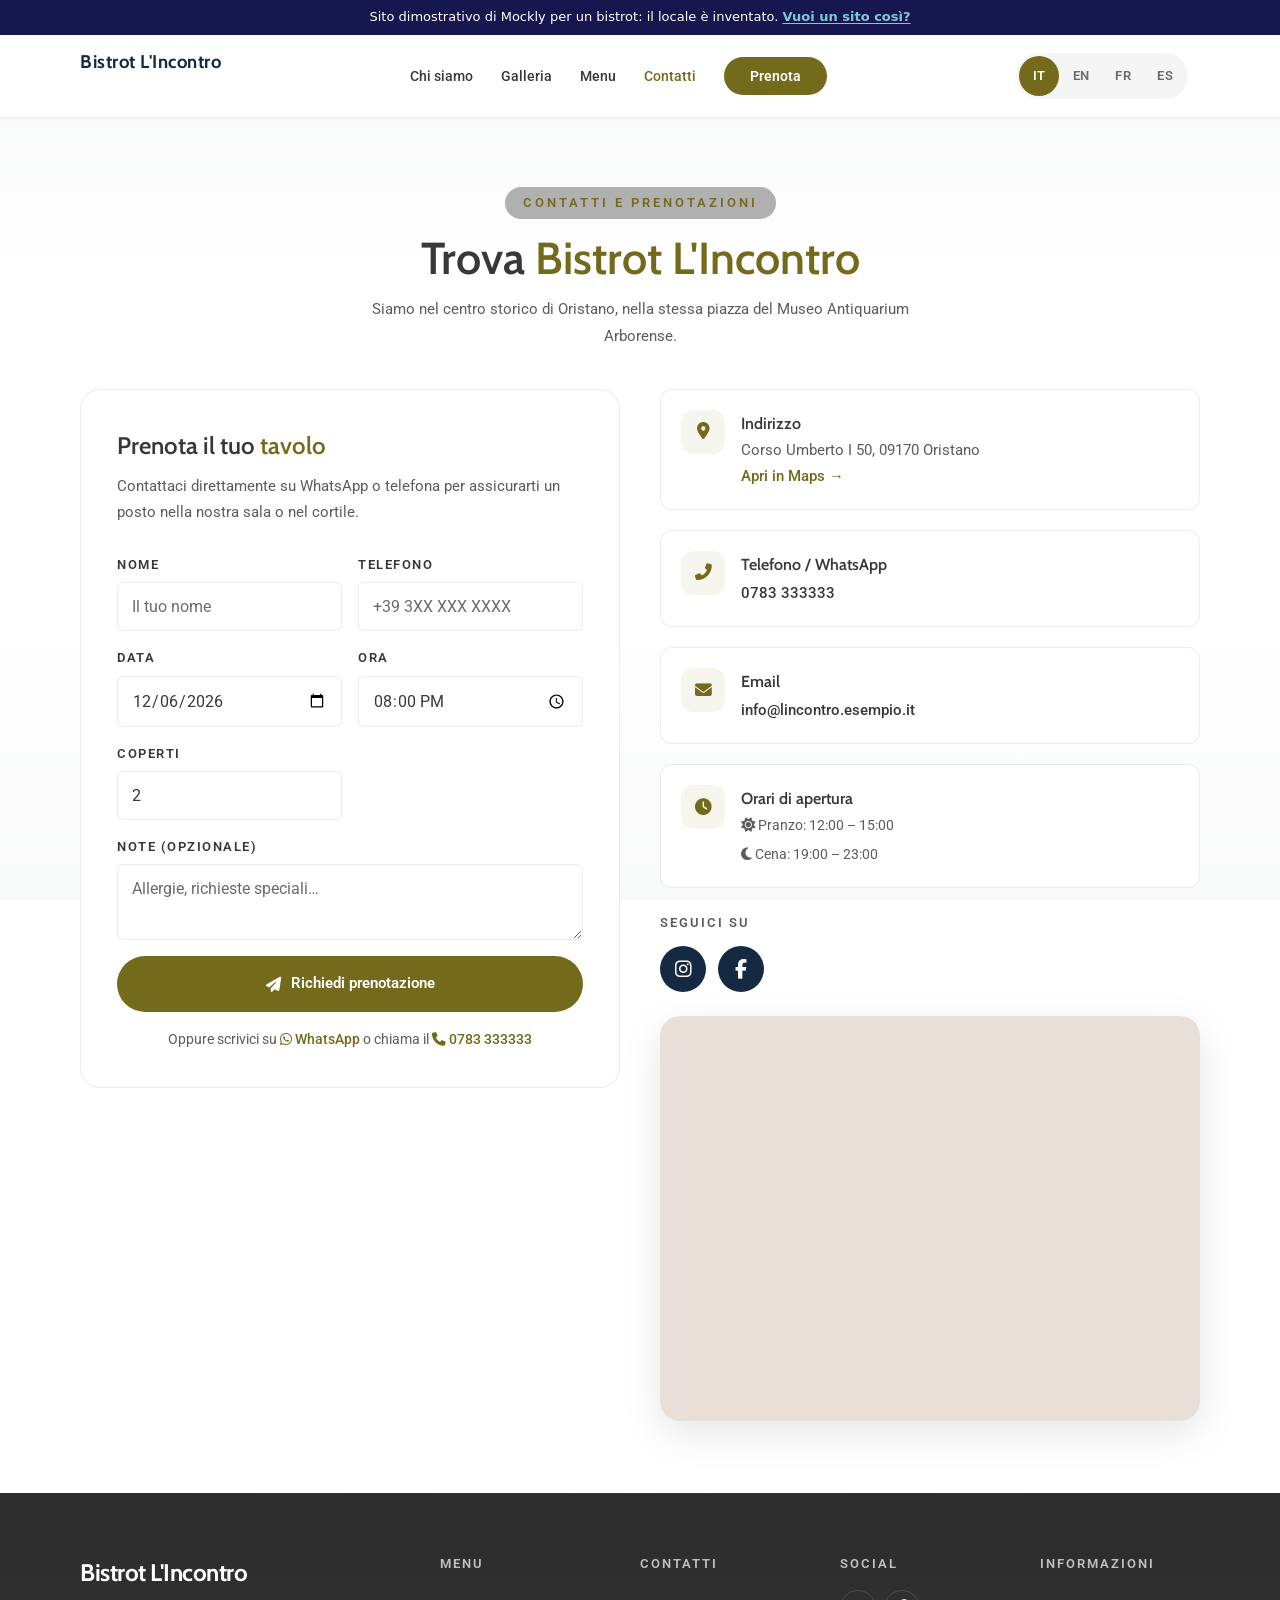
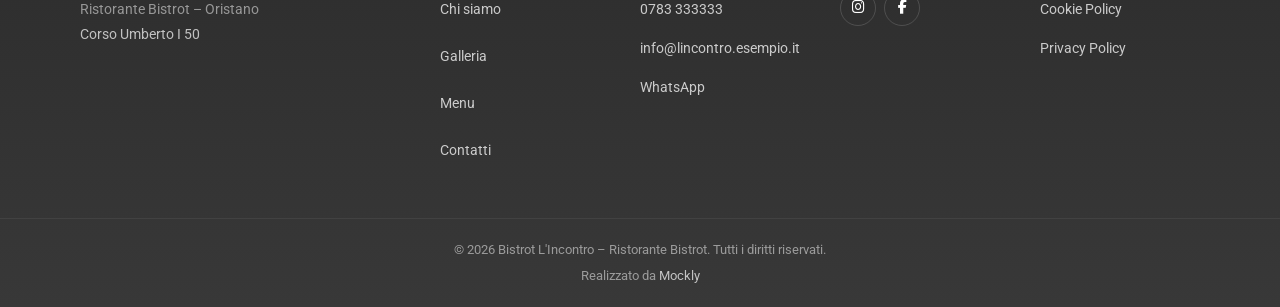
<file: contatti.html>
<!DOCTYPE html>
<html lang="it">
<head>
  <meta charset="UTF-8">
  <meta name="viewport" content="width=device-width, initial-scale=1.0">
  <meta name="description" content="Contatta Bistrot L'Incontro – Ristorante Bistrot a Oristano. Prenota un tavolo, chiamaci o trovaci su WhatsApp. Corso Umberto I 50.">
  <meta name="theme-color" content="#ffffff">
  <title>Contatti e Prenotazioni – Bistrot L'Incontro | Oristano</title>
  <link rel="preconnect" href="https://fonts.googleapis.com">
  <link rel="preconnect" href="https://fonts.gstatic.com" crossorigin>
  <link href="https://fonts.googleapis.com/css2?family=Cabin:wght@400;500;600;700&family=Roboto:wght@300;400;500;700&family=Lato:wght@400;700&display=swap" rel="stylesheet">
  <link rel="stylesheet" href="https://cdnjs.cloudflare.com/ajax/libs/font-awesome/6.5.1/css/all.min.css">
  <link rel="stylesheet" href="css/style.css">
  <link rel="icon" href="logo.png">
  <link rel="stylesheet" href="css/ritocchi.css">
</head>
<body data-page="contatti">
<!-- Striscia Mockly: dice che questo è un sito dimostrativo -->
<div class="mockly-demo-bar" role="note"><p>Sito dimostrativo di Mockly per un bistrot: il locale è inventato. <a href="https://mockly.it/">Vuoi un sito così?</a></p></div>
<script>(function(){var b=document.currentScript.previousElementSibling,h=[];function pad(){var c=getComputedStyle(document.body),t=parseFloat(c.paddingTop)||0;b.style.margin="-"+t+"px -"+(parseFloat(c.paddingRight)||0)+"px "+t+"px -"+(parseFloat(c.paddingLeft)||0)+"px";}function find(){pad();h=[].filter.call(document.body.querySelectorAll("*"),function(e){if(e===b||b.contains(e))return false;if(e.hasAttribute("data-mockly-bar"))return true;var s=getComputedStyle(e);if(s.position!=="fixed"||s.top!=="0px")return false;var r=e.getBoundingClientRect();if(r.height>20&&r.height<innerHeight*.5&&r.width>innerWidth*.5){e.setAttribute("data-mockly-bar","");return true;}return false;});move();}function move(){var t=Math.max(0,b.offsetHeight-scrollY)+"px";h.forEach(function(e){e.style.top=t;});}addEventListener("load",find);addEventListener("resize",find);addEventListener("scroll",move,{passive:true});if(document.readyState!=="loading")find();else document.addEventListener("DOMContentLoaded",find);})();</script>
<style>.mockly-demo-bar{position:relative;z-index:1;margin:0;padding:8px 16px;background:#16174F;color:#fff;font:500 13px/1.45 system-ui,-apple-system,"Segoe UI",Roboto,sans-serif;text-align:center;letter-spacing:0}.mockly-demo-bar p{margin:0;color:inherit;font:inherit}.mockly-demo-bar a{color:#7FC8D8;font-weight:600;text-decoration:underline;text-underline-offset:2px}.mockly-demo-bar a:focus-visible{outline:2px solid #7FC8D8;outline-offset:2px}</style>

  <div class="page-bg" aria-hidden="true"></div>

  <div class="preloader" id="preloader">
    <div class="preloader-content">
      <div class="preloader-ring"></div>
      <span class="preloader-text">Bistrot L'Incontro</span>
    </div>
  </div>

  <nav class="navbar" id="navbar" role="navigation">
    <div class="container nav-container">
      <a href="index.html" class="nav-logo" aria-label="Bistrot L'Incontro – Home">
        <span class="nav-logo-img" style="font-family:'Cabin',sans-serif;font-weight:700;font-size:1.15rem;color:#152943;letter-spacing:.5px;line-height:1;white-space:nowrap">Bistrot L'Incontro</span>
      </a>

      <ul class="nav-menu" id="navMenu" role="menubar">
        <li role="none"><a href="index.html#about" role="menuitem" data-i18n="nav.about">Chi siamo</a></li>
        <li role="none"><a href="index.html#gallery" role="menuitem" data-i18n="nav.gallery">Galleria</a></li>
        <li role="none"><a href="menu.html" role="menuitem" data-i18n="nav.menu">Menu</a></li>
        <li role="none"><a href="contatti.html" role="menuitem" class="active-page" data-i18n="nav.contact">Contatti</a></li>
        <li role="none"><a href="contatti.html#reservation" class="nav-cta" role="menuitem" data-i18n="nav.reserve">Prenota</a></li>
      </ul>

      <div class="lang-switcher" id="langSwitcher">
        <button class="lang-btn active" data-lang="it" aria-label="Italiano">IT</button>
        <button class="lang-btn" data-lang="en" aria-label="English">EN</button>
        <button class="lang-btn" data-lang="fr" aria-label="Français">FR</button>
        <button class="lang-btn" data-lang="es" aria-label="Español">ES</button>
      </div>

      <button class="nav-toggle" id="navToggle" aria-label="Menu" aria-expanded="false">
        <span></span><span></span><span></span>
      </button>
    </div>
  </nav>

  <main>
    <section class="section reveal" id="contact">
      <div class="container">
        <div class="section-header">
          <span class="section-tag" data-i18n="contact.tag">Contatti e Prenotazioni</span>
          <h1 class="section-title" data-i18n="contact.title">Trova <span class="text-accent">Bistrot L'Incontro</span></h1>
          <p class="section-desc" data-i18n="contact.desc">Siamo nel centro storico di Oristano, nella stessa piazza del Museo Antiquarium Arborense.</p>
        </div>
        <div class="contatti-grid">
          <div class="contatti-form" id="reservation">
            <div class="contatti-form-header">
              <h3 data-i18n="reserve.title">Prenota il tuo <span class="text-accent">tavolo</span></h3>
              <p data-i18n="reserve.desc">Contattaci direttamente su WhatsApp o telefona per assicurarti un posto nella nostra sala o nel cortile.</p>
            </div>
            <form class="reservation-form" id="reservationForm" novalidate>
              <div class="form-row">
                <div class="form-group">
                  <label for="formName" data-i18n="reserve.form.name">Nome</label>
                  <input type="text" id="formName" name="name" data-i18n-placeholder="reserve.form.name_ph" placeholder="Il tuo nome" required>
                </div>
                <div class="form-group">
                  <label for="formPhone" data-i18n="reserve.form.phone">Telefono</label>
                  <input type="tel" id="formPhone" name="phone" data-i18n-placeholder="reserve.form.phone_ph" placeholder="+39 3XX XXX XXXX" required>
                </div>
              </div>
              <div class="form-row">
                <div class="form-group">
                  <label for="formDate" data-i18n="reserve.form.date">Data</label>
                  <input type="date" id="formDate" name="date" required>
                </div>
                <div class="form-group">
                  <label for="formTime" data-i18n="reserve.form.time">Ora</label>
                  <input type="time" id="formTime" name="time" required>
                </div>
                <div class="form-group form-group-sm">
                  <label for="formGuests" data-i18n="reserve.form.guests">Coperti</label>
                  <input type="number" id="formGuests" name="guests" min="1" max="20" value="2" required>
                </div>
              </div>
              <div class="form-group form-group-full">
                <label for="formNotes" data-i18n="reserve.form.notes">Note (opzionale)</label>
                <textarea id="formNotes" name="notes" rows="2" data-i18n-placeholder="reserve.form.notes_ph" placeholder="Allergie, richieste speciali…"></textarea>
              </div>
              <button type="submit" class="btn btn-primary btn-submit">
                <i class="fas fa-paper-plane" aria-hidden="true"></i> <span data-i18n="reserve.form.submit">Richiedi prenotazione</span>
              </button>
              <p class="form-disclaimer" data-i18n="reserve.form.disclaimer">
                Oppure scrivici su <a href="https://wa.me/390783333333" target="_blank" rel="noopener"><i class="fab fa-whatsapp"></i> WhatsApp</a> o chiama il <a href="tel:+390783333333"><i class="fas fa-phone"></i> 0783 333333</a>
              </p>
            </form>
          </div>
          <div class="contatti-info">
            <div class="contact-card">
              <div class="contact-card-icon"><i class="fas fa-map-marker-alt"></i></div>
              <div>
                <h4 data-i18n="contact.address_title">Indirizzo</h4>
                <p>Corso Umberto I 50, 09170 Oristano</p>
                <a href="https://www.google.com/maps/search/?api=1&query=Oristano" target="_blank" rel="noopener" class="contact-link" data-i18n="contact.address_link">Apri in Maps →</a>
              </div>
            </div>
            <div class="contact-card">
              <div class="contact-card-icon"><i class="fas fa-phone-alt"></i></div>
              <div>
                <h4 data-i18n="contact.phone_title">Telefono / WhatsApp</h4>
                <a href="tel:+390783333333" class="contact-link-large">0783 333333</a>
              </div>
            </div>
            <div class="contact-card">
              <div class="contact-card-icon"><i class="fas fa-envelope"></i></div>
              <div>
                <h4 data-i18n="contact.email_title">Email</h4>
                <a href="mailto:info@lincontro.esempio.it" class="contact-link-large">info@lincontro.esempio.it</a>
              </div>
            </div>
            <div class="contact-card">
              <div class="contact-card-icon"><i class="fas fa-clock"></i></div>
              <div>
                <h4 data-i18n="contact.hours_title">Orari di apertura</h4>
                <div class="contact-hours">
                  <span><i class="fas fa-sun" aria-hidden="true"></i> <span data-i18n="contact.hours_lunch">Pranzo: 12:00 – 15:00</span></span>
                  <span><i class="fas fa-moon" aria-hidden="true"></i> <span data-i18n="contact.hours_dinner">Cena: 19:00 – 23:00</span></span>
                </div>
              </div>
            </div>
            <div class="contact-social">
              <span class="contact-social-label" data-i18n="contact.social_label">Seguici su</span>
              <div class="contact-social-links">
                <a href="#" target="_blank" rel="noopener" aria-label="Instagram"><i class="fab fa-instagram"></i></a>
                <a href="#" target="_blank" rel="noopener" aria-label="Facebook"><i class="fab fa-facebook-f"></i></a>
              </div>
            </div>
            <div class="contact-map-wrap">
              <div class="contact-map">
                <iframe src="https://www.google.com/maps?q=Oristano&z=13&output=embed" width="100%" height="100%" style="border:0;" allowfullscreen="" loading="lazy" title="Mappa di Oristano"></iframe>
              </div>
            </div>
          </div>
        </div>
      </div>
    </section>
  </main>

  <footer class="footer" role="contentinfo">
    <div class="container">
      <div class="footer-grid">
        <div class="footer-brand">
          <h3>Bistrot L'Incontro</h3>
          <p data-i18n="footer.brand_subtitle">Ristorante Bistrot – Oristano</p>
          <p class="footer-location">Corso Umberto I 50</p>
        </div>
        <div class="footer-col">
          <h4 data-i18n="footer.col1_title">Menu</h4>
          <nav>
            <a href="index.html#about" data-i18n="nav.about">Chi siamo</a>
            <a href="index.html#gallery" data-i18n="nav.gallery">Galleria</a>
            <a href="menu.html" data-i18n="nav.menu">Menu</a>
            <a href="contatti.html" data-i18n="nav.contact">Contatti</a>
          </nav>
        </div>
        <div class="footer-col">
          <h4 data-i18n="footer.col2_title">Contatti</h4>
          <a href="tel:+390783333333">0783 333333</a>
          <a href="mailto:info@lincontro.esempio.it">info@lincontro.esempio.it</a>
          <a href="https://wa.me/390783333333" target="_blank" rel="noopener" data-i18n="footer.whatsapp">WhatsApp</a>
        </div>
        <div class="footer-col">
          <h4 data-i18n="footer.col3_title">Social</h4>
          <div class="footer-social">
            <a href="#" target="_blank" rel="noopener" aria-label="Instagram"><i class="fab fa-instagram"></i></a>
            <a href="#" target="_blank" rel="noopener" aria-label="Facebook"><i class="fab fa-facebook-f"></i></a>
          </div>
        </div>
        <div class="footer-col">
          <h4 data-i18n="footer.info_title">Informazioni</h4>
          <a href="cookie.html" rel="nofollow" data-i18n="footer.cookie">Cookie Policy</a>
          <a href="privacy.html" rel="nofollow" data-i18n="footer.privacy">Privacy Policy</a>
        </div>
      </div>
    </div>
    <div class="footer-bottom">
      <div class="container">
        <p data-i18n="footer.copyright">&copy; 2026 Bistrot L'Incontro – Ristorante Bistrot. Tutti i diritti riservati.</p>
        <p class="footer-credit" data-i18n="footer.credit">Realizzato da <a href="https://mockly.it" target="_blank" rel="noopener">Mockly</a></p>
      </div>
    </div>
  </footer>

  <button class="back-to-top" id="backToTop" aria-label="Torna su">
    <i class="fas fa-arrow-up" aria-hidden="true"></i>
  </button>

  <script src="js/script.js" defer></script>
</body>
</html>
</file>
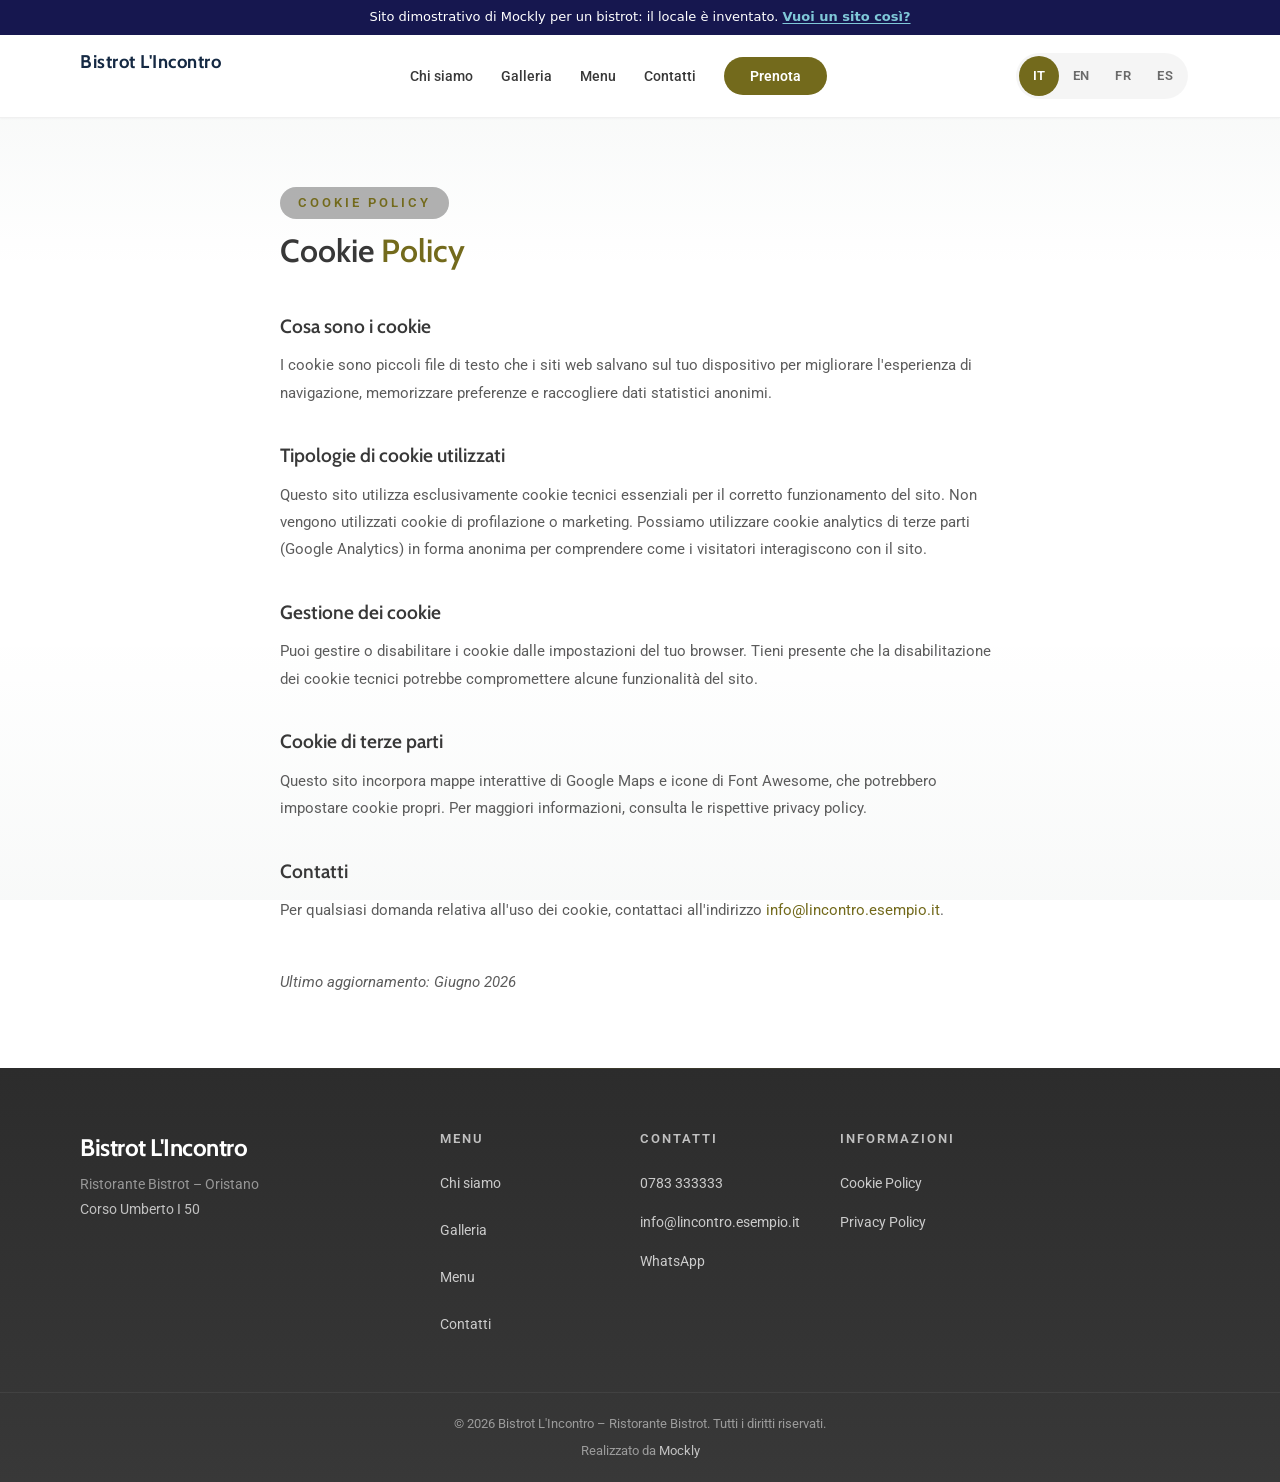
<file: cookie.html>
<!DOCTYPE html>
<html lang="it">
<head>
  <meta charset="UTF-8">
  <meta name="viewport" content="width=device-width, initial-scale=1.0">
  <meta name="description" content="Cookie Policy di Bistrot L'Incontro – Ristorante Bistrot a Oristano.">
  <meta name="theme-color" content="#ffffff">
  <title>Cookie Policy – Bistrot L'Incontro | Oristano</title>
  <link rel="preconnect" href="https://fonts.googleapis.com">
  <link rel="preconnect" href="https://fonts.gstatic.com" crossorigin>
  <link href="https://fonts.googleapis.com/css2?family=Cabin:wght@400;500;600;700&family=Roboto:wght@300;400;500;700&family=Lato:wght@400;700&display=swap" rel="stylesheet">
  <link rel="stylesheet" href="https://cdnjs.cloudflare.com/ajax/libs/font-awesome/6.5.1/css/all.min.css">
  <link rel="stylesheet" href="css/style.css">
  <link rel="icon" href="logo.png">
  <link rel="stylesheet" href="css/ritocchi.css">
</head>
<body data-page="legal">
<!-- Striscia Mockly: dice che questo è un sito dimostrativo -->
<div class="mockly-demo-bar" role="note"><p>Sito dimostrativo di Mockly per un bistrot: il locale è inventato. <a href="https://mockly.it/">Vuoi un sito così?</a></p></div>
<script>(function(){var b=document.currentScript.previousElementSibling,h=[];function pad(){var c=getComputedStyle(document.body),t=parseFloat(c.paddingTop)||0;b.style.margin="-"+t+"px -"+(parseFloat(c.paddingRight)||0)+"px "+t+"px -"+(parseFloat(c.paddingLeft)||0)+"px";}function find(){pad();h=[].filter.call(document.body.querySelectorAll("*"),function(e){if(e===b||b.contains(e))return false;if(e.hasAttribute("data-mockly-bar"))return true;var s=getComputedStyle(e);if(s.position!=="fixed"||s.top!=="0px")return false;var r=e.getBoundingClientRect();if(r.height>20&&r.height<innerHeight*.5&&r.width>innerWidth*.5){e.setAttribute("data-mockly-bar","");return true;}return false;});move();}function move(){var t=Math.max(0,b.offsetHeight-scrollY)+"px";h.forEach(function(e){e.style.top=t;});}addEventListener("load",find);addEventListener("resize",find);addEventListener("scroll",move,{passive:true});if(document.readyState!=="loading")find();else document.addEventListener("DOMContentLoaded",find);})();</script>
<style>.mockly-demo-bar{position:relative;z-index:1;margin:0;padding:8px 16px;background:#16174F;color:#fff;font:500 13px/1.45 system-ui,-apple-system,"Segoe UI",Roboto,sans-serif;text-align:center;letter-spacing:0}.mockly-demo-bar p{margin:0;color:inherit;font:inherit}.mockly-demo-bar a{color:#7FC8D8;font-weight:600;text-decoration:underline;text-underline-offset:2px}.mockly-demo-bar a:focus-visible{outline:2px solid #7FC8D8;outline-offset:2px}</style>

  <div class="page-bg" aria-hidden="true"></div>

  <div class="preloader" id="preloader">
    <div class="preloader-content">
      <div class="preloader-ring"></div>
      <span class="preloader-text">Bistrot L'Incontro</span>
    </div>
  </div>

  <nav class="navbar" id="navbar" role="navigation">
    <div class="container nav-container">
      <a href="index.html" class="nav-logo" aria-label="Bistrot L'Incontro – Home">
        <span class="nav-logo-img" style="font-family:'Cabin',sans-serif;font-weight:700;font-size:1.15rem;color:#152943;letter-spacing:.5px;line-height:1;white-space:nowrap">Bistrot L'Incontro</span>
      </a>
      <ul class="nav-menu" id="navMenu" role="menubar">
        <li role="none"><a href="index.html#about" role="menuitem" data-i18n="nav.about">Chi siamo</a></li>
        <li role="none"><a href="index.html#gallery" role="menuitem" data-i18n="nav.gallery">Galleria</a></li>
        <li role="none"><a href="menu.html" role="menuitem" data-i18n="nav.menu">Menu</a></li>
        <li role="none"><a href="contatti.html" role="menuitem" data-i18n="nav.contact">Contatti</a></li>
        <li role="none"><a href="contatti.html#reservation" class="nav-cta" role="menuitem" data-i18n="nav.reserve">Prenota</a></li>
      </ul>
      <div class="lang-switcher" id="langSwitcher">
        <button class="lang-btn active" data-lang="it" aria-label="Italiano">IT</button>
        <button class="lang-btn" data-lang="en" aria-label="English">EN</button>
        <button class="lang-btn" data-lang="fr" aria-label="Français">FR</button>
        <button class="lang-btn" data-lang="es" aria-label="Español">ES</button>
      </div>
      <button class="nav-toggle" id="navToggle" aria-label="Menu" aria-expanded="false">
        <span></span><span></span><span></span>
      </button>
    </div>
  </nav>

  <main>
    <section class="section legal-section reveal" id="cookie">
      <div class="container">
        <div class="legal-content">
          <span class="section-tag" data-i18n="cookie.tag">Cookie Policy</span>
          <h1 class="section-title" data-i18n="cookie.title">Cookie <span class="text-accent">Policy</span></h1>

          <div class="legal-body">
            <h2 data-i18n="cookie.what_title">Cosa sono i cookie</h2>
            <p data-i18n="cookie.what_text">I cookie sono piccoli file di testo che i siti web salvano sul tuo dispositivo per migliorare l'esperienza di navigazione, memorizzare preferenze e raccogliere dati statistici anonimi.</p>

            <h2 data-i18n="cookie.types_title">Tipologie di cookie utilizzati</h2>
            <p data-i18n="cookie.types_text">Questo sito utilizza esclusivamente cookie tecnici essenziali per il corretto funzionamento del sito. Non vengono utilizzati cookie di profilazione o marketing. Possiamo utilizzare cookie analytics di terze parti (Google Analytics) in forma anonima per comprendere come i visitatori interagiscono con il sito.</p>

            <h2 data-i18n="cookie.manage_title">Gestione dei cookie</h2>
            <p data-i18n="cookie.manage_text">Puoi gestire o disabilitare i cookie dalle impostazioni del tuo browser. Tieni presente che la disabilitazione dei cookie tecnici potrebbe compromettere alcune funzionalità del sito.</p>

            <h2 data-i18n="cookie.third_title">Cookie di terze parti</h2>
            <p data-i18n="cookie.third_text">Questo sito incorpora mappe interattive di Google Maps e icone di Font Awesome, che potrebbero impostare cookie propri. Per maggiori informazioni, consulta le rispettive privacy policy.</p>

            <h2 data-i18n="cookie.contact_title">Contatti</h2>
            <p data-i18n="cookie.contact_text">Per qualsiasi domanda relativa all'uso dei cookie, contattaci all'indirizzo <a href="mailto:info@lincontro.esempio.it">info@lincontro.esempio.it</a>.</p>

            <p class="legal-date" data-i18n="cookie.date">Ultimo aggiornamento: Giugno 2026</p>
          </div>
        </div>
      </div>
    </section>
  </main>

  <footer class="footer" role="contentinfo">
    <div class="container">
      <div class="footer-grid">
        <div class="footer-brand">
          <h3>Bistrot L'Incontro</h3>
          <p data-i18n="footer.brand_subtitle">Ristorante Bistrot – Oristano</p>
          <p class="footer-location">Corso Umberto I 50</p>
        </div>
        <div class="footer-col">
          <h4 data-i18n="footer.col1_title">Menu</h4>
          <nav>
            <a href="index.html#about" data-i18n="nav.about">Chi siamo</a>
            <a href="index.html#gallery" data-i18n="nav.gallery">Galleria</a>
            <a href="menu.html" data-i18n="nav.menu">Menu</a>
            <a href="contatti.html" data-i18n="nav.contact">Contatti</a>
          </nav>
        </div>
        <div class="footer-col">
          <h4 data-i18n="footer.col2_title">Contatti</h4>
          <a href="tel:+390783333333">0783 333333</a>
          <a href="mailto:info@lincontro.esempio.it">info@lincontro.esempio.it</a>
          <a href="https://wa.me/390783333333" target="_blank" rel="noopener" data-i18n="footer.whatsapp">WhatsApp</a>
        </div>
        <div class="footer-col">
          <h4 data-i18n="footer.col3_title">Informazioni</h4>
          <a href="cookie.html" rel="nofollow" data-i18n="footer.cookie">Cookie Policy</a>
          <a href="privacy.html" rel="nofollow" data-i18n="footer.privacy">Privacy Policy</a>
        </div>
      </div>
    </div>
    <div class="footer-bottom">
      <div class="container">
        <p data-i18n="footer.copyright">&copy; 2026 Bistrot L'Incontro – Ristorante Bistrot. Tutti i diritti riservati.</p>
        <p class="footer-credit" data-i18n="footer.credit">Realizzato da <a href="https://mockly.it" target="_blank" rel="noopener">Mockly</a></p>
      </div>
    </div>
  </footer>

  <button class="back-to-top" id="backToTop" aria-label="Torna su">
    <i class="fas fa-arrow-up" aria-hidden="true"></i>
  </button>

  <script src="js/script.js" defer></script>
</body>
</html>
</file>
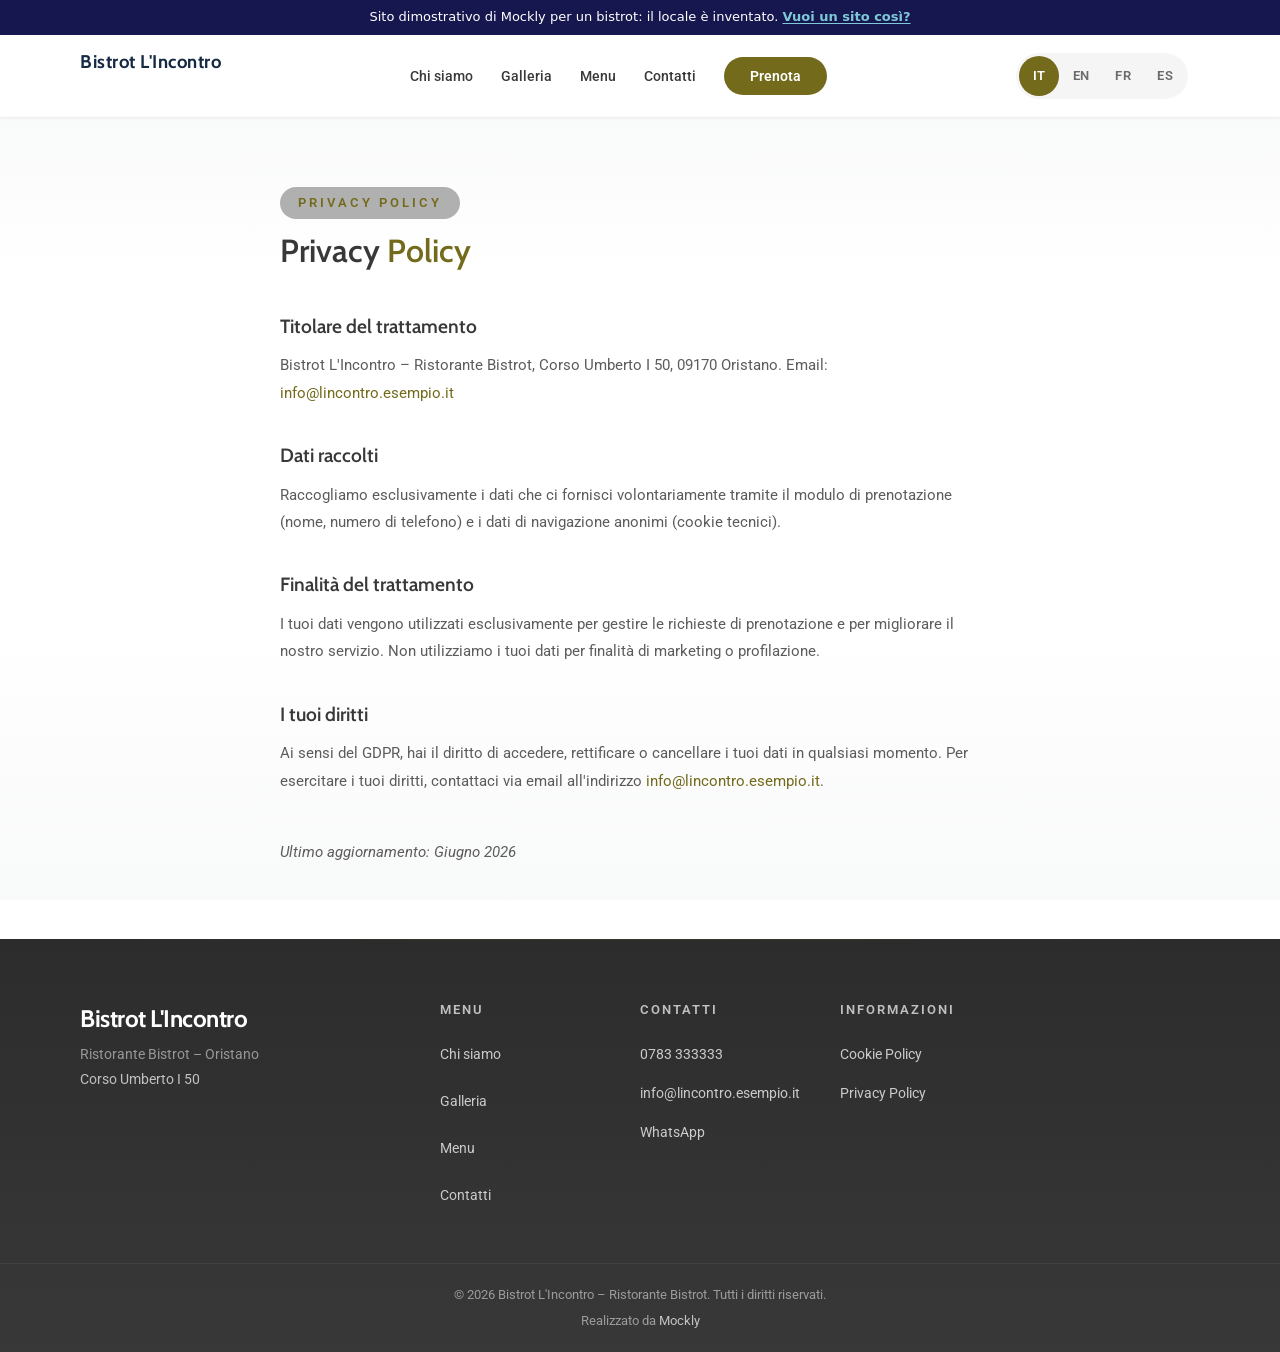
<file: privacy.html>
<!DOCTYPE html>
<html lang="it">
<head>
  <meta charset="UTF-8">
  <meta name="viewport" content="width=device-width, initial-scale=1.0">
  <meta name="description" content="Privacy Policy di Bistrot L'Incontro – Ristorante Bistrot a Oristano.">
  <meta name="theme-color" content="#ffffff">
  <title>Privacy Policy – Bistrot L'Incontro | Oristano</title>
  <link rel="preconnect" href="https://fonts.googleapis.com">
  <link rel="preconnect" href="https://fonts.gstatic.com" crossorigin>
  <link href="https://fonts.googleapis.com/css2?family=Cabin:wght@400;500;600;700&family=Roboto:wght@300;400;500;700&family=Lato:wght@400;700&display=swap" rel="stylesheet">
  <link rel="stylesheet" href="https://cdnjs.cloudflare.com/ajax/libs/font-awesome/6.5.1/css/all.min.css">
  <link rel="stylesheet" href="css/style.css">
  <link rel="icon" href="logo.png">
  <link rel="stylesheet" href="css/ritocchi.css">
</head>
<body data-page="legal">
<!-- Striscia Mockly: dice che questo è un sito dimostrativo -->
<div class="mockly-demo-bar" role="note"><p>Sito dimostrativo di Mockly per un bistrot: il locale è inventato. <a href="https://mockly.it/">Vuoi un sito così?</a></p></div>
<script>(function(){var b=document.currentScript.previousElementSibling,h=[];function pad(){var c=getComputedStyle(document.body),t=parseFloat(c.paddingTop)||0;b.style.margin="-"+t+"px -"+(parseFloat(c.paddingRight)||0)+"px "+t+"px -"+(parseFloat(c.paddingLeft)||0)+"px";}function find(){pad();h=[].filter.call(document.body.querySelectorAll("*"),function(e){if(e===b||b.contains(e))return false;if(e.hasAttribute("data-mockly-bar"))return true;var s=getComputedStyle(e);if(s.position!=="fixed"||s.top!=="0px")return false;var r=e.getBoundingClientRect();if(r.height>20&&r.height<innerHeight*.5&&r.width>innerWidth*.5){e.setAttribute("data-mockly-bar","");return true;}return false;});move();}function move(){var t=Math.max(0,b.offsetHeight-scrollY)+"px";h.forEach(function(e){e.style.top=t;});}addEventListener("load",find);addEventListener("resize",find);addEventListener("scroll",move,{passive:true});if(document.readyState!=="loading")find();else document.addEventListener("DOMContentLoaded",find);})();</script>
<style>.mockly-demo-bar{position:relative;z-index:1;margin:0;padding:8px 16px;background:#16174F;color:#fff;font:500 13px/1.45 system-ui,-apple-system,"Segoe UI",Roboto,sans-serif;text-align:center;letter-spacing:0}.mockly-demo-bar p{margin:0;color:inherit;font:inherit}.mockly-demo-bar a{color:#7FC8D8;font-weight:600;text-decoration:underline;text-underline-offset:2px}.mockly-demo-bar a:focus-visible{outline:2px solid #7FC8D8;outline-offset:2px}</style>

  <div class="page-bg" aria-hidden="true"></div>

  <div class="preloader" id="preloader">
    <div class="preloader-content">
      <div class="preloader-ring"></div>
      <span class="preloader-text">Bistrot L'Incontro</span>
    </div>
  </div>

  <nav class="navbar" id="navbar" role="navigation">
    <div class="container nav-container">
      <a href="index.html" class="nav-logo" aria-label="Bistrot L'Incontro – Home">
        <span class="nav-logo-img" style="font-family:'Cabin',sans-serif;font-weight:700;font-size:1.15rem;color:#152943;letter-spacing:.5px;line-height:1;white-space:nowrap">Bistrot L'Incontro</span>
      </a>
      <ul class="nav-menu" id="navMenu" role="menubar">
        <li role="none"><a href="index.html#about" role="menuitem" data-i18n="nav.about">Chi siamo</a></li>
        <li role="none"><a href="index.html#gallery" role="menuitem" data-i18n="nav.gallery">Galleria</a></li>
        <li role="none"><a href="menu.html" role="menuitem" data-i18n="nav.menu">Menu</a></li>
        <li role="none"><a href="contatti.html" role="menuitem" data-i18n="nav.contact">Contatti</a></li>
        <li role="none"><a href="contatti.html#reservation" class="nav-cta" role="menuitem" data-i18n="nav.reserve">Prenota</a></li>
      </ul>
      <div class="lang-switcher" id="langSwitcher">
        <button class="lang-btn active" data-lang="it" aria-label="Italiano">IT</button>
        <button class="lang-btn" data-lang="en" aria-label="English">EN</button>
        <button class="lang-btn" data-lang="fr" aria-label="Français">FR</button>
        <button class="lang-btn" data-lang="es" aria-label="Español">ES</button>
      </div>
      <button class="nav-toggle" id="navToggle" aria-label="Menu" aria-expanded="false">
        <span></span><span></span><span></span>
      </button>
    </div>
  </nav>

  <main>
    <section class="section legal-section reveal" id="privacy">
      <div class="container">
        <div class="legal-content">
          <span class="section-tag" data-i18n="privacy.tag">Privacy Policy</span>
          <h1 class="section-title" data-i18n="privacy.title">Privacy <span class="text-accent">Policy</span></h1>

          <div class="legal-body">
            <h2 data-i18n="privacy.data_title">Titolare del trattamento</h2>
            <p data-i18n="privacy.data_text">Bistrot L'Incontro – Ristorante Bistrot, Corso Umberto I 50, 09170 Oristano. Email: <a href="mailto:info@lincontro.esempio.it">info@lincontro.esempio.it</a></p>

            <h2 data-i18n="privacy.collect_title">Dati raccolti</h2>
            <p data-i18n="privacy.collect_text">Raccogliamo esclusivamente i dati che ci fornisci volontariamente tramite il modulo di prenotazione (nome, numero di telefono) e i dati di navigazione anonimi (cookie tecnici).</p>

            <h2 data-i18n="privacy.purpose_title">Finalità del trattamento</h2>
            <p data-i18n="privacy.purpose_text">I tuoi dati vengono utilizzati esclusivamente per gestire le richieste di prenotazione e per migliorare il nostro servizio. Non utilizziamo i tuoi dati per finalità di marketing o profilazione.</p>

            <h2 data-i18n="privacy.rights_title">I tuoi diritti</h2>
            <p data-i18n="privacy.rights_text">Ai sensi del GDPR, hai il diritto di accedere, rettificare o cancellare i tuoi dati in qualsiasi momento. Per esercitare i tuoi diritti, contattaci via email all'indirizzo <a href="mailto:info@lincontro.esempio.it">info@lincontro.esempio.it</a>.</p>

            <p class="legal-date" data-i18n="privacy.date">Ultimo aggiornamento: Giugno 2026</p>
          </div>
        </div>
      </div>
    </section>
  </main>

  <footer class="footer" role="contentinfo">
    <div class="container">
      <div class="footer-grid">
        <div class="footer-brand">
          <h3>Bistrot L'Incontro</h3>
          <p data-i18n="footer.brand_subtitle">Ristorante Bistrot – Oristano</p>
          <p class="footer-location">Corso Umberto I 50</p>
        </div>
        <div class="footer-col">
          <h4 data-i18n="footer.col1_title">Menu</h4>
          <nav>
            <a href="index.html#about" data-i18n="nav.about">Chi siamo</a>
            <a href="index.html#gallery" data-i18n="nav.gallery">Galleria</a>
            <a href="menu.html" data-i18n="nav.menu">Menu</a>
            <a href="contatti.html" data-i18n="nav.contact">Contatti</a>
          </nav>
        </div>
        <div class="footer-col">
          <h4 data-i18n="footer.col2_title">Contatti</h4>
          <a href="tel:+390783333333">0783 333333</a>
          <a href="mailto:info@lincontro.esempio.it">info@lincontro.esempio.it</a>
          <a href="https://wa.me/390783333333" target="_blank" rel="noopener" data-i18n="footer.whatsapp">WhatsApp</a>
        </div>
        <div class="footer-col">
          <h4 data-i18n="footer.col3_title">Informazioni</h4>
          <a href="cookie.html" rel="nofollow" data-i18n="footer.cookie">Cookie Policy</a>
          <a href="privacy.html" rel="nofollow" data-i18n="footer.privacy">Privacy Policy</a>
        </div>
      </div>
    </div>
    <div class="footer-bottom">
      <div class="container">
        <p data-i18n="footer.copyright">&copy; 2026 Bistrot L'Incontro – Ristorante Bistrot. Tutti i diritti riservati.</p>
        <p class="footer-credit" data-i18n="footer.credit">Realizzato da <a href="https://mockly.it" target="_blank" rel="noopener">Mockly</a></p>
      </div>
    </div>
  </footer>

  <button class="back-to-top" id="backToTop" aria-label="Torna su">
    <i class="fas fa-arrow-up" aria-hidden="true"></i>
  </button>

  <script src="js/script.js" defer></script>
</body>
</html>
</file>
<file: css/style.css>
/* =============================================
   BISTROT L'INCONTRO — Ristorante Bistrot | Style Sheet
   ============================================= */

/* ----- ANIMATIONS ----- */
@keyframes noise{
  0%,100%{transform:translate(0,0)}
  10%{transform:translate(-5%,-5%)}
  20%{transform:translate(-10%,5%)}
  30%{transform:translate(5%,-10%)}
  40%{transform:translate(-5%,15%)}
  50%{transform:translate(-10%,10%)}
  60%{transform:translate(15%,0)}
  70%{transform:translate(0,10%)}
  80%{transform:translate(-15%,0)}
  90%{transform:translate(10%,5%)}
}
@keyframes shimmer{
  0%{background-position:-200% center}
  100%{background-position:200% center}
}
/* ----- RESET ----- */
*,*::before,*::after{margin:0;padding:0;box-sizing:border-box}

/* ----- CUSTOM PROPERTIES ----- */
:root{
  /* Colors — Bistrot L'Incontro palette */
  --clr-accent:#9c922c;
  --clr-accent-light:#b8ad3e;
  --clr-accent-dark:#7e7420;
  --clr-dark:#152943;
  --clr-dark-alt:#1e3a5a;
  --clr-light:#fafafa;
  --clr-white:#fff;
  --clr-cream:#f5f0eb;
  --clr-text:#383838;
  --clr-text-light:#5c5c5c;
  --clr-text-muted:#929292;
  --clr-border:rgba(0,0,0,0.08);
  --clr-border-light:rgba(0,0,0,0.04);
  --clr-overlay:rgba(0,0,0,0.45);

  /* Typography */
  --ff-heading:'Cabin','Roboto',sans-serif;
  --ff-body:'Roboto',-apple-system,BlinkMacSystemFont,'Segoe UI',sans-serif;
  --ff-menu:'Cabin',sans-serif;
  --fs-hero:clamp(3rem,8vw,6.5rem);
  --fs-title:clamp(1.8rem,4vw,2.8rem);
  --fs-h3:clamp(1.1rem,2vw,1.4rem);
  --fs-body:clamp(0.925rem,1.2vw,1.05rem);
  --fs-small:0.85rem;
  --fs-tiny:0.75rem;
  --fw-light:300;
  --fw-regular:400;
  --fw-medium:500;
  --fw-semibold:600;
  --fw-bold:700;

  /* Spacing */
  --section-py:clamp(48px,8vh,80px);
  --container-px:clamp(16px,4vw,40px);

  /* Shapes */
  --radius-sm:6px;
  --radius-md:12px;
  --radius-lg:20px;
  --radius-xl:28px;
  --radius-full:9999px;

  /* Shadows */
  --shadow-sm:0 1px 3px rgba(0,0,0,0.06);
  --shadow:0 4px 16px rgba(0,0,0,0.07);
  --shadow-lg:0 12px 40px rgba(0,0,0,0.1);
  --shadow-xl:0 24px 56px rgba(0,0,0,0.14);

  /* Transitions */
  --tr-fast:0.2s ease;
  --tr:0.35s ease;
  --tr-slow:0.6s cubic-bezier(0.16,1,0.3,1);

  /* Z */
  --z-nav:1000;
  --z-overlay:5;
  --z-modal:2000;
  --z-tooltip:300;

  /* Category divider colors */
  --cat-antipasti-mare:#db4424;
  --cat-antipasti-terra:#eca424;
  --cat-primi:#7c6c74;
  --cat-secondi-carne:#635939;
  --cat-secondi-pesce:#204638;
  --cat-contorni:#eca424;
  --cat-dessert:#7c6c74;
  --cat-baby:#db4424;
}

/* ----- BASE ----- */
html{scroll-behavior:smooth;scroll-padding-top:90px}
body{
  font-family:var(--ff-body);
  font-size:var(--fs-body);
  font-weight:var(--fw-regular);
  color:var(--clr-text);
  background:var(--clr-white);
  line-height:1.7;
  -webkit-font-smoothing:antialiased;
  -moz-osx-font-smoothing:grayscale;
  overflow-x:hidden
}

::selection{background:var(--clr-accent);color:var(--clr-white)}
img{max-width:100%;display:block;height:auto}
a{text-decoration:none;color:inherit}
ul{list-style:none}
button{cursor:pointer;font:inherit;border:none;background:none}
input,textarea,select{font:inherit}
blockquote{margin:0}
.container{max-width:1200px;margin:0 auto;padding-inline:var(--container-px)}

/* ----- FULL-PAGE FIXED BACKGROUND ----- */
.page-bg{
  position:fixed;inset:0;z-index:-1;
  background:#fff
}
.page-bg::after{
  content:'';position:absolute;inset:0;
  background:linear-gradient(180deg,rgba(34,72,57,0.05) 0%,transparent 30%,transparent 70%,rgba(34,72,57,0.03) 100%);
  pointer-events:none
}

main{position:relative}

/* ----- AMBIENT FLOATING ELEMENTS ----- */
/* ----- MOCKLY WATERMARK ----- */

/* ----- READING PROGRESS ----- */
.progress-bar{
  position:fixed;top:0;left:0;right:0;height:3px;
  z-index:1001;
  background:linear-gradient(to right,var(--clr-accent),var(--clr-accent-light));
  transform:scaleX(0);
  transform-origin:left;
  transition:transform 0.1s linear;
  will-change:transform
}

/* ----- PRELOADER ----- */
.preloader{
  position:fixed;inset:0;
  display:flex;align-items:center;justify-content:center;
  background:var(--clr-white);
  z-index:9999;
  transition:opacity 0.5s ease,visibility 0.5s ease;
  pointer-events:all
}
.preloader.hidden{opacity:0;visibility:hidden;pointer-events:none}
.preloader-content{text-align:center}
.preloader-ring{
  width:56px;height:56px;margin:0 auto 20px;
  border:3px solid rgba(0,0,0,0.06);
  border-top-color:var(--clr-accent);
  border-right-color:var(--clr-accent);
  border-radius:50%;
  animation:spin 0.8s cubic-bezier(0.16,1,0.3,1) infinite
}
@keyframes spin{to{transform:rotate(360deg)}}
.preloader-text{
  font-family:var(--ff-heading);
  font-size:1.4rem;
  color:var(--clr-text);
  letter-spacing:8px;
  text-transform:uppercase;
  animation:preloaderPulse 1.5s ease-in-out infinite
}
@keyframes preloaderPulse{
  0%,100%{opacity:1;letter-spacing:8px}
  50%{opacity:0.5;letter-spacing:12px}
}

/* ----- NAVBAR ----- */
.navbar{
  position:fixed;top:0;left:0;width:100%;
  z-index:var(--z-nav);
  padding:18px 0;
  transition:padding 0.4s ease,box-shadow 0.4s ease,background 0.4s ease;
  background:rgba(255,255,255,0.95);
  backdrop-filter:blur(16px);
  -webkit-backdrop-filter:blur(16px);
  border-bottom:1px solid rgba(0,0,0,0.06);
  box-shadow:0 1px 2px rgba(0,0,0,0.03)
}
.navbar.scrolled{
  padding:10px 0;
  background:rgba(255,255,255,0.98);
  box-shadow:0 2px 20px rgba(0,0,0,0.08)
}
.nav-container{display:flex;align-items:center;justify-content:space-between}

.nav-logo{
  position:relative;
  z-index:1001;
  display:flex;align-items:center
}
.nav-logo-img{
  height:46px;
  width:auto;
  display:block
}

.nav-menu{display:flex;align-items:center;gap:28px}
.nav-menu a{
  font-size:0.875rem;
  font-weight:var(--fw-medium);
  color:var(--clr-text);
  transition:color 0.3s ease;
  position:relative;
  padding:6px 0
}
.nav-menu a::after{
  content:'';position:absolute;bottom:-2px;
  left:50%;transform:translateX(-50%);
  width:0;height:2px;
  background:var(--clr-accent);
  border-radius:2px;
  transition:width 0.35s cubic-bezier(0.16,1,0.3,1)
}
.nav-menu a::before{
  content:'';position:absolute;bottom:-2px;
  left:50%;transform:translateX(-50%);
  width:4px;height:4px;
  background:var(--clr-accent);
  border-radius:50%;
  opacity:0;
  transition:opacity 0.3s ease,transform 0.3s ease
}
.nav-menu a:hover,.nav-menu a.active-page{color:var(--clr-accent)}
.nav-menu a:hover::after{width:100%}
.nav-menu a:hover::before{
  opacity:1;
  transform:translateX(-50%) translateY(6px)
}

.nav-cta{
  background:var(--clr-accent) !important;
  color:var(--clr-white) !important;
  padding:9px 26px !important;
  border-radius:var(--radius-full);
  font-weight:var(--fw-semibold) !important;
  transition:var(--tr) !important
}
.nav-cta::after{display:none !important}
.nav-cta:hover{
  background:var(--clr-accent-light) !important;
  transform:translateY(-2px) !important
}

/* Language switcher */
.lang-switcher{
  display:flex;align-items:center;gap:2px;
  margin-right:12px;
  background:rgba(0,0,0,0.04);
  border-radius:var(--radius-full);
  padding:3px;
  z-index:1001
}
.lang-btn{
  font-size:0.8125rem;font-weight:var(--fw-semibold);
  letter-spacing:0.5px;
  padding:5px 10px;border-radius:var(--radius-full);
  color:var(--clr-text-muted);
  background:transparent;
  transition:var(--tr);cursor:pointer;
  text-transform:uppercase
}
.lang-btn:hover{color:var(--clr-text)}
.lang-btn.active{
  background:var(--clr-accent);
  color:var(--clr-white)
}

/* Hamburger */
.nav-toggle{
  display:none;
  flex-direction:column;justify-content:center;gap:5px;
  width:36px;height:36px;
  background:none;border:none;cursor:pointer;
  padding:4px;
  position:relative;z-index:1001
}
.nav-toggle span{
  display:block;
  width:24px;height:2px;
  background:var(--clr-text);
  border-radius:2px;
  transition:var(--tr);
  transform-origin:center
}
.nav-toggle.active span:nth-child(1){transform:rotate(45deg) translate(5px,5px)}
.nav-toggle.active span:nth-child(2){opacity:0;transform:translateX(-8px)}
.nav-toggle.active span:nth-child(3){transform:rotate(-45deg) translate(5px,-5px)}

/* ----- HERO ----- */
.hero{
  position:relative;
  min-height:100vh;
  min-height:100dvh;
  display:flex;align-items:center;justify-content:center;
  text-align:center;
  color:#fff;
  overflow:hidden
}
.hero::before{
  content:'';position:absolute;inset:0;z-index:0;
  background:url('../img/prova.png') center/cover no-repeat fixed
}
.hero::after{
  content:'';position:absolute;inset:0;z-index:1;
  background:rgba(34,72,57,0.55)
}
.hero-particles{
  position:absolute;inset:0;z-index:2;opacity:0.2;
  background-image:
    radial-gradient(1px 1px at 10% 20%, rgba(156,146,44,0.3) 0%,transparent 100%),
    radial-gradient(1px 1px at 30% 60%, rgba(156,146,44,0.2) 0%,transparent 100%),
    radial-gradient(1.5px 1.5px at 50% 10%, rgba(156,146,44,0.2) 0%,transparent 100%),
    radial-gradient(1px 1px at 70% 80%, rgba(156,146,44,0.15) 0%,transparent 100%),
    radial-gradient(1px 1px at 90% 40%, rgba(156,146,44,0.2) 0%,transparent 100%),
    radial-gradient(1.5px 1.5px at 20% 90%, rgba(0,0,0,0.05) 0%,transparent 100%),
    radial-gradient(1px 1px at 80% 15%, rgba(0,0,0,0.03) 0%,transparent 100%);
  background-size:200px 200px;
  animation:particleDrift 20s linear infinite
}
@keyframes particleDrift{
  0%{background-position:0 0}
  100%{background-position:200px 200px}
}
.hero-overlay{
  position:absolute;inset:0;
  background:url("data:image/svg+xml,%3Csvg xmlns='http://www.w3.org/2000/svg' viewBox='0 0 100 100'%3E%3Ctext y='80' font-size='180' opacity='0.03' font-family='serif'%3ETM%3C/text%3E%3C/svg%3E") repeat;
  background-size:260px;
  z-index:3
}

.hero-content{
  position:relative;z-index:4;
  max-width:780px;
  padding:100px 20px 60px
}
.hero-badge-wrapper{overflow:hidden;margin-bottom:28px}
.hero-badge{
  display:inline-block;
  font-size:clamp(0.8125rem,1vw,0.8rem);
  font-weight:var(--fw-semibold);
  letter-spacing:4px;
  text-transform:uppercase;
  color:var(--clr-accent);
  border:1px solid rgba(156,146,44,0.4);
  background:rgba(0,0,0,0.25);
  backdrop-filter:blur(4px);
  padding:7px 22px;
  border-radius:var(--radius-full);
  animation:badgeReveal 0.8s 0.3s both ease
}
@keyframes badgeReveal{
  from{opacity:0;transform:translateY(-20px)}
  to{opacity:1;transform:translateY(0)}
}
.hero-logo-wrapper{
  overflow:hidden;margin-bottom:20px;
  display:flex;justify-content:center
}
.hero-logo{
  max-width:min(420px,70vw);
  height:auto;
  animation:heroLine 1s 0.5s both cubic-bezier(0.16,1,0.3,1);
  filter:drop-shadow(0 4px 20px rgba(0,0,0,0.3))
}
@keyframes heroLine{
  from{opacity:0;transform:translateY(80px) skewY(3deg)}
  to{opacity:1;transform:translateY(0) skewY(0)}
}
.hero-sub{
  font-size:clamp(1rem,1.6vw,1.2rem);
  color:#fff;
  font-weight:var(--fw-light);
  max-width:500px;
  margin:0 auto 36px;
  animation:fadeSlideUp 0.8s 0.9s both ease
}
@keyframes fadeSlideUp{
  from{opacity:0;transform:translateY(30px)}
  to{opacity:1;transform:translateY(0)}
}
.hero-actions{
  display:flex;gap:16px;justify-content:center;flex-wrap:wrap;
  animation:fadeSlideUp 0.8s 1.1s both ease
}

/* Hero scroll indicator */
.hero-scroll{
  position:absolute;bottom:36px;left:50%;transform:translateX(-50%);
  z-index:3;
  display:flex;flex-direction:column;align-items:center;gap:4px;
  color:rgba(255,255,255,0.4);
  font-size:0.8125rem;letter-spacing:3px;text-transform:uppercase;
  animation:scrollBounce 2.4s ease-in-out infinite
}
@keyframes scrollBounce{
  0%,100%{transform:translateX(-50%) translateY(0)}
  50%{transform:translateX(-50%) translateY(10px)}
}

/* ----- BUTTONS ----- */
.btn{
  display:inline-flex;align-items:center;gap:10px;
  font-family:var(--ff-body);
  font-size:clamp(0.8125rem,1vw,0.925rem);
  font-weight:var(--fw-semibold);
  padding:13px 32px;
  border-radius:var(--radius-full);
  transition:transform 0.4s cubic-bezier(0.16,1,0.3,1),box-shadow 0.4s ease,background 0.3s ease,border-color 0.3s ease;
  cursor:pointer;border:none;
  position:relative;overflow:hidden
}
.btn::before{
  content:'';position:absolute;inset:0;
  background:linear-gradient(120deg,transparent 25%,rgba(255,255,255,0.18) 50%,transparent 75%);
  background-size:200% 100%;
  animation:shimmer 4s ease-in-out infinite;
  pointer-events:none;opacity:0;
  transition:opacity 0.4s ease
}
.btn:hover::before{opacity:1}
.btn-primary{
  background:var(--clr-accent);
  color:var(--clr-white)
}
.btn-primary:hover{
  background:var(--clr-accent-light);
  transform:translateY(-2px);
  box-shadow:0 12px 32px rgba(156,146,44,0.3)
}
.btn-primary:active{transform:translateY(0)}
.btn-outline{
  background:transparent;
  color:#fff;
  border:2px solid rgba(255,255,255,0.25);
  isolation:isolate
}
.btn-outline::before{
  background:linear-gradient(120deg,transparent 25%,rgba(156,146,44,0.07) 50%,transparent 75%);
  background-size:200% 100%
}
.btn-outline:hover{
  border-color:var(--clr-accent);
  background:rgba(156,146,44,0.03);
  transform:translateY(-2px);
  box-shadow:0 8px 24px rgba(156,146,44,0.1)
}
.btn-outline:active{transform:translateY(0)}
.hero-actions .btn-outline{
  color:#fff;
  border-color:rgba(255,255,255,0.35)
}
.hero-actions .btn-outline::before{
  background:linear-gradient(120deg,transparent 25%,rgba(255,255,255,0.1) 50%,transparent 75%);
  background-size:200% 100%
}
.hero-actions .btn-outline:hover{
  border-color:#fff;
  background:rgba(255,255,255,0.08)
}

.btn-submit{
  width:100%;justify-content:center;
  padding:15px 32px;font-size:0.95rem
}

/* ----- SECTION ----- */
.section{padding-block:var(--section-py);position:relative}
body:not([data-page="home"]) main > :first-child{padding-top:calc(80px + var(--section-py))}

.section-alt{
  background:rgba(34,72,57,0.02);
  position:relative;
  isolation:isolate
}
#about .about-text,
#about .about-visual{
  background:var(--clr-white);
  padding:36px 40px;
  border-radius:var(--radius-lg);
  box-shadow:0 8px 32px rgba(0,0,0,0.06)
}
#about .about-visual .about-badge-card{
  position:static;margin-top:16px;
  box-shadow:0 4px 16px rgba(0,0,0,0.08);
  border:1px solid var(--clr-border)
}
#about .about-visual .about-badge-card div strong{color:var(--clr-text)}
#about .about-visual .about-badge-card div span{color:var(--clr-text-muted)}
#about .about-text .section-title{color:var(--clr-text)}
#about .about-text .section-desc,
#about .about-text p,
#about .about-text .about-feature{color:var(--clr-text-light)}
#about .about-text .section-tag{background:rgba(156,146,44,0.07)}
#about .about-text .about-feature-icon{background:rgba(156,146,44,0.08)}

.section-header{
  text-align:center;margin-bottom:40px;
  position:relative
}

.section-title{
  font-family:var(--ff-heading);
  font-size:var(--fs-title);
  font-weight:var(--fw-semibold);
  margin-bottom:12px;
  line-height:1.15
}
.section-desc{
  font-size:var(--fs-body);
  color:var(--clr-text-light);
  max-width:560px;
  margin:0 auto
}
main .section-title{color:var(--clr-text)}
main .section-desc{color:var(--clr-text-light)}
main p,main li,main .about-feature{color:var(--clr-text-light)}
main h3,main h4,main .menu-category-header h3,main .menu-item-header h4{color:var(--clr-text)}
main .menu-item-price{color:var(--clr-text)}
main .menu-item-desc,main .menu-item-allergen,main .menu-allergens-toggle{color:var(--clr-text-light)}
main .menu-allergens-toggle{border-color:var(--clr-border)}
main .menu-tab{color:var(--clr-text-muted);border-color:var(--clr-border)}
main .menu-tab:hover{color:var(--clr-text);border-color:var(--clr-accent)}
main .menu-tab.active{background:var(--clr-accent);color:#fff;border-color:var(--clr-accent)}
main .menu-item-header{border-bottom-color:var(--clr-border)}
main .menu-subcat-header{border-bottom-color:rgba(156,146,44,0.4)}
.text-accent{color:var(--clr-accent)}

.section-tag{
  display:inline-block;
  font-size:0.8125rem;
  font-weight:var(--fw-semibold);
  letter-spacing:3px;
  text-transform:uppercase;
  color:var(--clr-accent);
  background:rgba(0,0,0,0.3);
  padding:5px 18px;
  border-radius:var(--radius-full);
  margin-bottom:14px
}
.section-tag.light{background:rgba(156,146,44,0.1)}

/* ===== REVEAL ANIMATIONS ===== */
.reveal{
  opacity:0;
  transform:translateY(60px);
  transition:opacity 0.8s ease,transform 0.8s cubic-bezier(0.16,1,0.3,1)
}
.reveal.visible{
  opacity:1;
  transform:translateY(0)
}

.reveal-stagger{
  opacity:0;
  transform:translateY(30px);
  transition:opacity 0.6s ease,transform 0.6s cubic-bezier(0.16,1,0.3,1)
}
.reveal-stagger.visible{
  opacity:1;
  transform:translateY(0)
}

.reveal-left{
  opacity:0;
  transform:translateX(-50px);
  transition:opacity 0.8s ease,transform 0.8s cubic-bezier(0.16,1,0.3,1)
}
.reveal-left.visible{
  opacity:1;
  transform:translateX(0)
}

.reveal-right{
  opacity:0;
  transform:translateX(50px);
  transition:opacity 0.8s ease,transform 0.8s cubic-bezier(0.16,1,0.3,1)
}
.reveal-right.visible{
  opacity:1;
  transform:translateX(0)
}

.reveal-scale{
  opacity:0;
  transform:scale(0.92);
  transition:opacity 0.8s ease,transform 0.8s cubic-bezier(0.16,1,0.3,1)
}
.reveal-scale.visible{
  opacity:1;
  transform:scale(1)
}

/* ----- ABOUT ----- */
.about-grid{
  display:grid;
  grid-template-columns:1fr 1fr;
  gap:clamp(32px,6vw,72px);
  align-items:center
}
.about-body p{
  color:var(--clr-text-light);
  margin-bottom:14px;
  line-height:1.8
}
.about-body strong{color:var(--clr-text)}

.about-features{margin-top:28px;display:flex;flex-direction:column;gap:12px}
.about-feature{
  display:flex;align-items:center;gap:14px;
  font-size:0.95rem
}
.about-feature-icon{
  width:42px;height:42px;
  display:flex;align-items:center;justify-content:center;
  background:rgba(156,146,44,0.08);
  color:var(--clr-accent);
  border-radius:var(--radius-md);
  font-size:1rem;flex-shrink:0;
  transition:var(--tr)
}
.about-feature:hover .about-feature-icon{
  background:var(--clr-accent);
  color:var(--clr-white)
}

.about-visual{position:relative}
.about-image-wrap{position:relative;z-index:1}
.about-image-main{
  border-radius:var(--radius-lg);
  overflow:hidden;
  box-shadow:0 16px 48px rgba(0,0,0,0.1);
  position:relative;
  aspect-ratio:4/3
}
.about-image-main::after{
  content:'';position:absolute;inset:0;
  background:linear-gradient(135deg,transparent 50%,rgba(156,146,44,0.06));
  pointer-events:none
}
.about-image-main img{
  width:100%;height:100%;
  object-fit:cover;display:block
}
.about-image-accent{
  position:absolute;
  top:18px;left:-18px;
  width:100%;height:100%;
  border:2px solid var(--clr-accent);
  border-radius:var(--radius-lg);
  z-index:-1;
  opacity:0.3
}
.about-badge-card{
  position:absolute;
  bottom:-20px;right:-20px;
  background:var(--clr-white);
  color:var(--clr-text);
  padding:16px 22px;
  border-radius:var(--radius-md);
  box-shadow:0 8px 24px rgba(0,0,0,0.08);
  display:flex;align-items:center;gap:16px;
  z-index:2
}
.about-badge-card i{
  font-size:1.3rem;
  color:var(--clr-accent)
}
.about-badge-card div strong{
  display:block;
  font-size:0.85rem;
  color:var(--clr-text)
}
.about-badge-card div span{
  font-size:0.8125rem;
  color:var(--clr-text-muted)
}

/* ----- MENU ----- */
.section-menu{}

.menu-tabs{
  display:flex;justify-content:center;gap:6px;
  margin-bottom:44px;flex-wrap:wrap
}
.menu-tab{
  font-family:var(--ff-body);
  font-size:0.875rem;
  font-weight:var(--fw-medium);
  padding:8px 20px;
  border:1px solid var(--clr-border);
  border-radius:var(--radius-full);
  background:transparent;
  color:var(--clr-text-muted);
  cursor:pointer;
  transition:all 0.3s ease;
  position:relative
}
.menu-tab:hover{
  color:var(--clr-text);
  border-color:var(--clr-accent);
  background:rgba(156,146,44,0.04)
}
.menu-tab.active{
  background:var(--clr-accent);
  color:var(--clr-white);
  border-color:var(--clr-accent);
  font-weight:var(--fw-semibold)
}

.menu-category-header{
  text-align:center;margin-bottom:28px;
  position:relative
}
.menu-category-header h3{
  font-family:var(--ff-heading);
  font-size:1.5rem;font-weight:var(--fw-medium);
  color:var(--clr-text);
  letter-spacing:-1px;
  text-transform:uppercase
}
.menu-category-divider{
  display:block;
  width:56%;height:6px;
  margin:10px auto 0;
  border-radius:3px
}

.menu-panel{display:none}
.menu-panel.active{
  display:block;
  animation:panelIn 0.45s cubic-bezier(0.16,1,0.3,1)
}
@keyframes panelIn{
  from{opacity:0;transform:translateY(16px) scale(0.98)}
  to{opacity:1;transform:translateY(0) scale(1)}
}

/* Menu grid style — original look */
.menu-items{
  max-width:800px;
  margin:0 auto
}
.menu-subcat-header{
  font-family:var(--ff-menu);
  font-size:0.95rem;
  color:var(--clr-accent);
  margin:16px 0 4px;
  padding-bottom:4px;
  border-bottom:1px solid rgba(156,146,44,0.25)
}
.menu-item{
  padding:14px 0;
  transition:padding-left 0.4s cubic-bezier(0.16,1,0.3,1),opacity 0.3s ease;
  position:relative
}
.menu-item::before{
  content:'';position:absolute;left:0;top:0;bottom:0;
  width:2px;
  background:var(--clr-accent);
  border-radius:2px;
  transform:scaleY(0);
  transition:transform 0.4s cubic-bezier(0.16,1,0.3,1)
}
.menu-item:hover{
  padding-left:16px
}
.menu-item:hover::before{transform:scaleY(1)}
.menu-item-info{min-width:0}
.menu-item-header{
  display:flex;justify-content:space-between;align-items:baseline;gap:10px;
  padding-bottom:6px;
  margin-bottom:4px;
  border-bottom:2px dotted var(--clr-text-muted)
}
.menu-item-header h4{
  font-family:var(--ff-menu);
  font-size:1.05rem;
  font-weight:var(--fw-medium);
  color:var(--clr-text);
  line-height:1.3
}
.menu-item-price{
  font-family:var(--ff-menu);
  font-size:1.05rem;font-weight:var(--fw-medium);
  color:var(--clr-text);
  white-space:nowrap;
  flex-shrink:0
}
.menu-item-desc{
  font-family:var(--ff-body);
  font-size:0.85rem;
  color:var(--clr-text-muted);
  line-height:1.5
}
.menu-item-allergen{
  display:inline-block;
  font-size:0.8125rem;
  color:var(--clr-text-muted);
  margin-top:2px;
  letter-spacing:0.3px;
  opacity:0.6
}
/* Allergens toggle */
.menu-allergens{
  text-align:center;
  margin-top:32px
}
.menu-allergens-toggle{
  display:inline-flex;align-items:center;gap:6px;
  font-size:0.8125rem;
  color:var(--clr-text-muted);
  cursor:pointer;
  transition:var(--tr);
  padding:6px 16px;
  border:1px solid var(--clr-border);
  border-radius:var(--radius-full)
}
.menu-allergens-toggle:hover{
  color:var(--clr-accent);
  border-color:rgba(156,146,44,0.2)
}
.menu-allergens-content{
  display:none;
  max-width:600px;margin:16px auto 0;
  text-align:left;
  font-size:0.8125rem;line-height:1.7;
  color:var(--clr-text-muted);
  columns:2;column-gap:32px
}
.menu-allergens-content.open{display:block}

/* Menu dinamico (alimentato dall'editor admin) */
.menu-loading{
  text-align:center;
  padding:60px 0;
  color:var(--clr-text-muted);
  font-size:0.9rem;
  letter-spacing:0.05em
}
.menu-loading::before{
  content:'';
  display:block;
  width:28px;height:28px;
  margin:0 auto 14px;
  border:3px solid var(--clr-border);
  border-top-color:var(--clr-accent);
  border-radius:50%;
  animation:menuSpin 0.8s linear infinite
}
@keyframes menuSpin{to{transform:rotate(360deg)}}
.menu-error{
  text-align:center;
  padding:60px 20px;
  color:var(--clr-text-muted);
  font-size:0.95rem;
  line-height:1.6
}

/* ----- STATS ----- */
.section-stats{
  background:rgba(34,72,57,0.02);
  padding:60px 0;
  position:relative
}
.stats-grid{
  display:grid;
  grid-template-columns:repeat(3,1fr);
  gap:24px;
  text-align:center
}
.stat-item{
  padding:16px 8px;
  position:relative;
  transition:transform 0.4s cubic-bezier(0.16,1,0.3,1)
}
.stat-item::after{
  content:'';position:absolute;bottom:0;left:25%;right:25%;
  height:1px;
  background:linear-gradient(to right,transparent,rgba(156,146,44,0.1),transparent);
  opacity:0;
  transition:opacity 0.4s ease
}
.stat-item:hover{transform:translateY(-4px)}
.stat-item:hover::after{opacity:1}
.stat-item:hover .stat-number{
  transform:scale(1.05);
  color:var(--clr-accent-light)
}
.stat-number{
  display:block;
  font-family:var(--ff-heading);
  font-size:clamp(2rem,4vw,3.2rem);
  font-weight:var(--fw-bold);
  color:var(--clr-accent);
  line-height:1.1;
  margin-bottom:6px;
  transition:transform 0.4s cubic-bezier(0.16,1,0.3,1),color 0.3s ease
}
.stat-label{
  font-size:0.85rem;
  color:var(--clr-text-light);
  text-transform:uppercase;
  letter-spacing:2px
}

/* ----- GALLERY CAROUSEL ----- */
.gallery-carousel{
  display:flex;align-items:center;gap:12px;
  max-width:960px;margin:0 auto;
  padding:0 12px
}
.gallery-track-wrap{
  overflow:hidden;
  flex:1;
  border-radius:var(--radius-lg)
}
.gallery-track{
  display:flex;gap:10px;
  will-change:transform;
  transition:transform 0.5s cubic-bezier(0.16,1,0.3,1)
}
.gallery-slide{
  flex:0 0 auto;
  width:calc(33.333% - 6.667px);
  border-radius:var(--radius-sm);
  overflow:hidden;
  cursor:pointer;
  aspect-ratio:3/4;
  line-height:0;
  position:relative;
  box-shadow:0 2px 8px rgba(0,0,0,0.04);
  transition:box-shadow 0.4s ease,transform 0.4s cubic-bezier(0.16,1,0.3,1)
}
.gallery-slide::after{
  content:'';position:absolute;inset:0;
  background:linear-gradient(to top, rgba(0,0,0,0.3) 0%, transparent 40%);
  opacity:0;
  transition:opacity 0.4s ease;
  z-index:1
}
.gallery-slide img{
  width:100%;height:100%;
  object-fit:cover;display:block;
  transition:transform 0.6s cubic-bezier(0.16,1,0.3,1)
}
.gallery-slide:hover{
  box-shadow:0 12px 40px rgba(0,0,0,0.12);
  transform:translateY(-4px)
}
.gallery-slide:hover img{transform:scale(1.1)}
.gallery-slide:hover::after{opacity:1}
.gallery-arrow{
  width:40px;height:40px;
  border-radius:50%;
  background:var(--clr-white);
  border:1px solid var(--clr-border);
  color:var(--clr-text);
  display:flex;align-items:center;justify-content:center;
  font-size:1.15rem;
  cursor:pointer;
  transition:transform 0.35s cubic-bezier(0.16,1,0.3,1),background 0.3s ease,color 0.3s ease,border-color 0.3s ease,box-shadow 0.3s ease;
  flex-shrink:0;
  box-shadow:0 2px 8px rgba(0,0,0,0.04)
}
.gallery-arrow:hover{
  background:var(--clr-accent);
  color:var(--clr-white);
  border-color:var(--clr-accent);
  transform:scale(1.08);
  box-shadow:0 6px 20px rgba(156,146,44,0.2)
}
.gallery-arrow:active{transform:scale(0.95)}
.gallery-arrow:disabled{opacity:0.25;pointer-events:none}
.gallery-dots{
  display:flex;justify-content:center;gap:8px;
  margin-top:20px
}
.gallery-dot{
  width:7px;height:7px;
  border-radius:50%;
  background:var(--clr-border);
  border:none;
  cursor:pointer;
  transition:all 0.4s cubic-bezier(0.16,1,0.3,1);
  padding:0
}
.gallery-dot.active{background:var(--clr-accent);width:22px;border-radius:4px}
.gallery-all-link{
  text-align:center;
  margin-top:24px
}

/* ----- REVIEWS ----- */
.reviews-carousel{
  display:flex;align-items:center;gap:16px;
  max-width:1040px;margin:0 auto
}
.reviews-track-wrap{overflow:hidden;flex:1;border-radius:var(--radius-lg)}
.reviews-track{
  display:flex;gap:20px;width:100%;
  transition:transform 0.5s cubic-bezier(0.16,1,0.3,1)
}
.review-card{
  flex:0 0 auto;width:calc(33.333% - 13.333px);
  background:var(--clr-white);
  border:1px solid var(--clr-border);
  border-radius:var(--radius-lg);
  padding:32px;
  transition:transform 0.4s cubic-bezier(0.16,1,0.3,1),box-shadow 0.4s ease,border-color 0.3s ease;
  display:flex;flex-direction:column;
  box-shadow:0 2px 8px rgba(0,0,0,0.04)
}
.review-card:hover{
  transform:translateY(-4px);
  border-color:rgba(156,146,44,0.15);
  box-shadow:0 12px 32px rgba(0,0,0,0.08)
}
.review-stars{
  color:var(--clr-accent);
  font-size:0.85rem;
  margin-bottom:14px;
  letter-spacing:2px
}
.review-text{
  font-size:0.95rem;
  font-style:italic;
  color:var(--clr-text-light);
  line-height:1.75;
  margin-bottom:20px;
  flex:1
}
.review-author{
  display:flex;align-items:center;gap:12px;
  margin-top:auto
}
.review-avatar{
  width:46px;height:46px;
  border-radius:50%;
  background:var(--clr-accent);
  color:var(--clr-white);
  display:flex;align-items:center;justify-content:center;
  font-weight:var(--fw-bold);font-size:1.05rem;flex-shrink:0
}
.review-author div strong{
  display:block;
  font-size:0.95rem;
  color:var(--clr-text)
}
.review-author div span{
  font-size:0.8125rem;
  color:var(--clr-text-muted)
}

.reviews-arrow{
  width:44px;height:44px;
  border-radius:50%;
  background:var(--clr-white);
  border:1px solid var(--clr-border);
  color:var(--clr-text);
  display:flex;align-items:center;justify-content:center;
  font-size:1rem;
  cursor:pointer;
  transition:var(--tr);
  flex-shrink:0
}
.reviews-arrow:hover{
  background:var(--clr-accent);
  color:var(--clr-white);
  border-color:var(--clr-accent)
}
.reviews-arrow:disabled{opacity:0.3;pointer-events:none}

.reviews-badge{
  text-align:center;margin-top:40px;
  display:flex;align-items:center;justify-content:center;gap:10px;
  color:var(--clr-accent);
  font-size:0.9rem;
  font-weight:var(--fw-medium)
}
.reviews-badge i{font-size:1.2rem}

/* ----- CTA / RESERVATION ----- */
.section-cta{
  background:var(--clr-white);
  text-align:center;
  position:relative;
  overflow:hidden
}
.section-cta::before{
  content:'';
  position:absolute;inset:0;
  background:radial-gradient(ellipse at 50% 0%,rgba(156,146,44,0.04) 0%,transparent 60%);
  pointer-events:none
}
.cta-content{position:relative;z-index:1;max-width:700px;margin:0 auto}
.cta-content .section-title{color:var(--clr-text)}
.cta-content p{
  color:var(--clr-text-light);
  font-size:var(--fs-body);
  margin-bottom:36px
}

.reservation-form{
  text-align:left;
  background:var(--clr-white);
  border:1px solid var(--clr-border);
  border-radius:var(--radius-lg);
  padding:32px;
  max-width:620px;
  margin:0 auto
}
.form-row{
  display:grid;
  grid-template-columns:1fr 1fr;
  gap:16px;
  margin-bottom:16px
}
.form-group{display:flex;flex-direction:column;gap:6px}
.form-group-sm{min-width:100px}
.form-group-full{grid-column:1/-1;margin-bottom:16px}
.form-group label{
  font-size:0.8125rem;
  font-weight:var(--fw-semibold);
  color:var(--clr-text);
  text-transform:uppercase;
  letter-spacing:1.5px
}
.form-group input,.form-group textarea,.form-group select{
  background:var(--clr-white);
  border:1px solid var(--clr-border);
  border-radius:var(--radius-sm);
  padding:10px 14px;
  color:var(--clr-text);
  font-size:0.9rem;
  transition:border-color 0.3s ease,box-shadow 0.3s ease;
  width:100%
}
.form-group input::placeholder,.form-group textarea::placeholder{color:var(--clr-text-muted)}
.form-group input:focus,.form-group textarea:focus{
  outline:none;
  border-color:var(--clr-accent);
  box-shadow:0 0 0 3px rgba(156,146,44,0.12)
}
.form-group textarea{resize:vertical;min-height:60px}

.form-disclaimer{
  margin-top:16px;
  font-size:0.85rem;
  color:var(--clr-text-light);
  text-align:center
}
.form-disclaimer a{
  color:var(--clr-accent);
  font-weight:var(--fw-medium);
  transition:var(--tr)
}
}
.form-disclaimer a:hover{color:var(--clr-accent-light)}

/* ----- CONTACT ----- */
.contatti-grid{
  display:grid;
  grid-template-columns:1fr 1fr;
  gap:40px;
  align-items:start
}
.contatti-form{
  background:var(--clr-white);
  border:1px solid var(--clr-border);
  border-radius:var(--radius-lg);
  padding:36px;
  position:sticky;top:100px
}
.contatti-form-header{margin-bottom:28px}
.contatti-form-header h3{
  font-family:var(--ff-heading);
  font-size:1.5rem;
  font-weight:var(--fw-semibold);
  margin-bottom:8px;
  color:var(--clr-text)
}
.contatti-form-header p{color:var(--clr-text-light);font-size:0.95rem}
.contatti-form .reservation-form{background:transparent;border:none;padding:0;max-width:none;margin:0}
.contatti-info{display:flex;flex-direction:column;gap:20px}
.contatti-info .contact-map-wrap{margin-top:4px}
.contact-grid{
  display:grid;
  grid-template-columns:1fr 1fr;
  gap:48px;
  align-items:start
}
.contact-info{display:flex;flex-direction:column;gap:24px}
.contact-card{
  display:flex;gap:16px;align-items:flex-start;
  padding:20px;
  background:var(--clr-white);
  border:1px solid var(--clr-border);
  border-radius:var(--radius-md);
  transition:transform 0.35s cubic-bezier(0.16,1,0.3,1),box-shadow 0.35s ease;
  position:relative;overflow:hidden
}
.contact-card::after{
  content:'';position:absolute;top:0;left:0;right:0;
  height:3px;
  background:linear-gradient(to right,var(--clr-accent),var(--clr-accent-light));
  transform:scaleX(0);
  transform-origin:left;
  transition:transform 0.4s cubic-bezier(0.16,1,0.3,1)
}
.contact-card:hover{
  box-shadow:var(--shadow-lg);
  transform:translateY(-4px)
}
.contact-card:hover::after{transform:scaleX(1)}
.contact-card-icon{
  width:44px;height:44px;
  display:flex;align-items:center;justify-content:center;
  background:rgba(156,146,44,0.08);
  color:var(--clr-accent);
  border-radius:var(--radius-md);
  font-size:1.05rem;
  flex-shrink:0;
  transition:var(--tr)
}
.contact-card:hover .contact-card-icon{
  background:var(--clr-accent);
  color:var(--clr-white);
  transform:scale(1.1) rotate(-5deg)
}
.contact-card h4{
  font-family:var(--ff-heading);
  font-size:1rem;
  font-weight:var(--fw-semibold);
  margin-bottom:2px;
  color:var(--clr-text)
}
.contact-card p,.contact-card a{font-size:0.925rem;color:var(--clr-text-light);line-height:1.6}
.contact-link-large{font-weight:var(--fw-medium);color:var(--clr-text) !important;transition:var(--tr)}
.contact-link-large:hover{color:var(--clr-accent) !important}
.contact-link{font-size:0.85rem;color:var(--clr-accent) !important;font-weight:var(--fw-medium);transition:var(--tr)}
.contact-link:hover{color:var(--clr-accent-light) !important}
.contact-hours{display:flex;flex-direction:column;gap:4px}
.contact-hours span{font-size:0.9rem;color:var(--clr-text-light)}
.contact-social{margin-top:4px}
.contact-social-label{
  display:block;
  font-size:0.8125rem;
  font-weight:var(--fw-semibold);
  text-transform:uppercase;
  letter-spacing:2px;
  color:var(--clr-text-light);
  margin-bottom:12px
}
.contact-social-links{
  display:flex;gap:12px
}
.contact-social-links a{
  width:46px;height:46px;
  display:flex;align-items:center;justify-content:center;
  background:var(--clr-dark);
  color:var(--clr-white);
  border-radius:50%;
  font-size:1.2rem;
  transition:var(--tr)
}
.contact-social-links a:hover{
  background:var(--clr-accent);
  color:var(--clr-dark);
  transform:translateY(-3px)
}
.contact-map-wrap{
  border-radius:var(--radius-lg);
  overflow:hidden;
  box-shadow:var(--shadow-lg);
  position:sticky;top:100px
}
.contact-map{width:100%;aspect-ratio:4/3;min-height:380px;background:#e8e0d8}
.contact-map iframe{display:block;width:100%;height:100%;min-height:380px}

/* ----- LEGAL PAGES ----- */
.legal-section{padding-top:calc(80px + var(--section-py))}
.legal-content{max-width:720px;margin:0 auto}
.legal-content .section-title{font-size:clamp(1.4rem,3vw,2rem)}
.legal-body{margin-top:40px}
.legal-body h2{
  font-family:var(--ff-heading);
  font-size:1.2rem;
  font-weight:var(--fw-semibold);
  color:var(--clr-text);
  margin:32px 0 10px
}
.legal-body p{
  color:var(--clr-text-light);
  line-height:1.8;
  font-size:0.95rem
}
.legal-body a{color:var(--clr-accent)}
.legal-body a:hover{color:var(--clr-accent-light)}
.legal-date{margin-top:44px;font-size:0.8125rem;color:var(--clr-text-muted);font-style:italic}

/* ----- FOOTER ----- */
.footer{
  background:linear-gradient(180deg,#2c2c2c 0%,var(--clr-text) 100%);
  color:rgba(255,255,255,0.5);
  padding-top:60px;
  position:relative
}
.footer::before{
  content:'';position:absolute;top:0;left:10%;right:10%;
  height:1px;
  background:linear-gradient(to right,transparent,rgba(156,146,44,0.15),transparent)
}
.footer-grid{
  display:grid;
  grid-template-columns:2fr 1fr 1fr 1fr 1fr;
  gap:40px;
  padding-bottom:48px
}
.footer-brand h3{
  font-family:var(--ff-heading);
  font-size:1.5rem;
  color:var(--clr-white);
  margin-bottom:4px;
  letter-spacing:-0.5px
}
.footer-brand p{font-size:0.85rem;margin-bottom:2px}
.footer-location{font-size:0.8125rem;color:rgba(255,255,255,0.7)}
.footer-col h4{
  font-size:0.8125rem;
  font-weight:var(--fw-semibold);
  text-transform:uppercase;
  letter-spacing:2px;
  color:var(--clr-white);
  margin-bottom:14px;
  opacity:0.7
}
.footer-col nav,.footer-col>.footer-social{display:flex;flex-direction:column;gap:8px}
.footer-col a{
  display:block;
  font-size:0.85rem;
  color:rgba(255,255,255,0.75);
  transition:color 0.3s ease,opacity 0.3s ease
}
.footer-col a:hover{color:var(--clr-accent);opacity:1}
.footer-social{display:flex;flex-direction:row !important;gap:10px}
.footer-social a{
  width:36px;height:36px;
  display:flex;align-items:center;justify-content:center;
  border:1px solid rgba(255,255,255,0.15);
  border-radius:50%;
  font-size:0.9rem;
  color:#fff !important;
  transition:all 0.3s ease
}
.footer-social a:hover{
  border-color:var(--clr-accent);
  background:rgba(156,146,44,0.1);
  color:var(--clr-accent) !important;
  transform:translateY(-2px)
}
.footer-bottom{
  padding:20px 0;
  text-align:center;
  border-top:1px solid rgba(255,255,255,0.06);
  font-size:0.8125rem;
  color:rgba(255,255,255,0.5)
}
.footer-credit{margin-top:4px;font-size:0.8125rem}
.footer-credit a{color:rgba(255,255,255,0.7);transition:var(--tr)}
.footer-credit a:hover{color:var(--clr-accent)}

/* ----- BACK TO TOP ----- */
.back-to-top{
  position:fixed;bottom:24px;right:24px;
  z-index:var(--z-tooltip);
  width:44px;height:44px;
  border-radius:50%;
  background:var(--clr-accent);
  color:var(--clr-white);
  display:flex;align-items:center;justify-content:center;
  font-size:1.1rem;
  box-shadow:0 4px 16px rgba(156,146,44,0.25);
  cursor:pointer;
  opacity:0;visibility:hidden;
  transform:translateY(16px);
  transition:opacity 0.3s ease,visibility 0.3s ease,transform 0.4s cubic-bezier(0.16,1,0.3,1),background 0.3s ease,box-shadow 0.3s ease
}
.back-to-top.visible{opacity:1;visibility:visible;transform:translateY(0)}
.back-to-top:hover{
  background:var(--clr-accent-light);
  transform:translateY(-4px);
  box-shadow:0 8px 28px rgba(156,146,44,0.35)
}

/* =============================================
   RESPONSIVE
   ============================================= */

/* 1024px — Tablet landscape / small desktop */
@media(max-width:1024px){
  .gallery-slide{width:calc(50% - 5px)}
  .footer-grid{grid-template-columns:repeat(2,1fr);gap:32px}
  .footer-grid .footer-col:last-child{grid-column:1/-1}
}

/* 900px — Medium breakpoint */
@media(max-width:900px){
  .about-grid{grid-template-columns:1fr;gap:40px}
  .about-visual{order:-1}
  .about-image-accent{display:none}
  .about-badge-card{position:static;margin-top:16px;width:100%}
  .reviews-track-wrap{overflow:hidden;flex:1}
  .contact-grid{grid-template-columns:1fr}
  .contatti-grid{grid-template-columns:1fr}
  .contatti-form{position:static}
  .contact-map-wrap{position:static}
  .stats-grid{grid-template-columns:repeat(2,1fr);gap:16px}
  .stat-item:last-child{grid-column:1/-1}
  .form-row{grid-template-columns:1fr}
}

/* 768px — Tablet portrait */
@media(max-width:768px){
  .navbar{padding:14px 0}
  .navbar.scrolled{padding:8px 0}

  .nav-menu{
    position:fixed;top:0;right:-100%;
    width:300px;max-width:80vw;
    height:100vh;height:100dvh;
    background:rgba(255,255,255,0.98);
    backdrop-filter:blur(24px);
    -webkit-backdrop-filter:blur(24px);
    flex-direction:column;
    padding:100px 32px 32px;
    gap:20px;
    transition:right 0.4s cubic-bezier(0.16,1,0.3,1);
    align-items:stretch;
    box-shadow:-10px 0 40px rgba(0,0,0,0.08)
  }
  .nav-menu.open{right:0}
  .nav-menu a{font-size:1.05rem;padding:10px 0;color:var(--clr-text)}
  .nav-menu a:hover,.nav-menu a.active-page{color:var(--clr-accent)}
  .nav-cta{text-align:center}
  .nav-toggle{display:flex}



  .hero{min-height:90vh;min-height:90dvh}
  .hero-content{padding:80px 16px 40px}
  .hero-logo{max-width:min(320px,65vw)}
  .hero-scroll{display:none}

  .section{padding-block:56px}
  .section-header{margin-bottom:40px}

  .lang-switcher{margin-right:0;background:transparent;padding:0;gap:0}
  .lang-btn{padding:4px 8px;font-size:0.8125rem}
  .gallery-carousel{max-width:100%;gap:8px}
  .gallery-track{gap:8px}
  .gallery-slide{width:calc(50% - 4px);aspect-ratio:3/5}
  .gallery-arrow{width:36px;height:36px;font-size:1rem}
  .gallery-dots{gap:6px;margin-top:12px}
  .reviews-carousel{gap:8px}
  .review-card{width:calc(100% - 0px);padding:24px}
  .reviews-arrow{width:36px;height:36px;font-size:0.85rem}

  .contatti-form{padding:28px 24px}
  .contact-map{min-height:240px}
  .contact-map iframe{min-height:240px}
  .menu-tab{font-size:0.85rem;padding:8px 18px}
  .reservation-form{padding:24px 20px}
  .back-to-top{bottom:16px;right:16px;width:42px;height:42px;font-size:1rem}

  .footer-grid{grid-template-columns:1fr 1fr;gap:28px}
  .footer-brand{grid-column:1/-1}
}

/* 480px — Mobile */
@media(max-width:480px){

  :root{--container-px:16px}
  .nav-logo-img{height:36px}

  .hero{min-height:85vh;min-height:85dvh}
  .hero-badge{padding:6px 16px;letter-spacing:3px}
  .hero-logo{max-width:min(260px,75vw)}
  .hero-content{padding:80px 16px 36px}
  .hero-sub{font-size:0.95rem}
  .hero-actions{flex-direction:column;align-items:center;gap:12px}
  .hero-actions .btn{width:100%;justify-content:center}
  .hero-scroll{display:none}
  .btn{padding:13px 24px;font-size:0.85rem}
  .section{padding-block:40px}
  .section-header{margin-bottom:28px}
  .section-title{font-size:1.6rem}
  .gallery-carousel{padding:0 8px;gap:8px}
  .gallery-track{gap:8px}
  .gallery-slide{width:calc(50% - 4px);aspect-ratio:3/5}
  .gallery-arrow{width:34px;height:34px;font-size:1rem}
  .gallery-dots{gap:6px;margin-top:12px}
  .stats-grid{grid-template-columns:1fr 1fr;gap:12px}
  .stat-item:last-child{grid-column:1/-1}
  .stat-number{font-size:1.8rem}
  .review-card{padding:24px}
  .cta-content .section-title{font-size:1.6rem}
  .contact-card{padding:16px}
  .footer-grid{grid-template-columns:1fr;gap:24px}
  .reservation-form{padding:20px 16px}
  .about-badge-card{padding:14px 16px}
  #about .about-text,#about .about-visual{padding:20px 16px}
  .menu-allergens-content{columns:1}
  .menu-item-header{flex-wrap:wrap;gap:6px}
  .menu-item-price{font-size:0.85rem}
  .menu-tab{font-size:0.8125rem;padding:8px 16px}
  .menu-item-header h4{font-size:0.95rem}
  .menu-category-header h3{font-size:1.2rem}
  .contatti-form{padding:20px 16px}
  .contatti-form-header h3{font-size:1.2rem}
  .contatti-form-header p{font-size:0.85rem}
  .contatti-info{gap:14px}
  .contact-map{min-height:200px}
  .contact-map iframe{min-height:200px}
  .about-body p{font-size:0.9rem}
  .contact-card{padding:12px;gap:12px}
  .contact-card-icon{width:38px;height:38px;font-size:0.95rem}
  .contact-card h4{font-size:0.9rem}
  .contact-card p,.contact-card a{font-size:0.85rem}
  .contact-link-large{font-size:0.9rem}
  .contact-social-links a{width:40px;height:40px;font-size:1rem}
  .form-group input,.form-group textarea,.form-group select{padding:9px 12px;font-size:0.85rem}
  .form-disclaimer{font-size:0.8125rem}
}

/* 360px — Small mobile */
@media(max-width:380px){
  .hero{min-height:80vh;min-height:80dvh}
  .hero::before{background-attachment:scroll}
  .hero-logo{max-width:min(200px,80vw)}
  .hero-content{padding:70px 12px 28px}
  .hero-sub{font-size:0.85rem}
  .gallery-slide{width:calc(100% - 0px);aspect-ratio:3/4}
  .gallery-track{gap:0}
  .gallery-arrow{width:28px;height:28px;font-size:0.8125rem}
  .gallery-dot{width:6px;height:6px}
  .gallery-dot.active{width:16px}
  .section{padding-block:32px}
  .section-header{margin-bottom:20px}
  .section-title{font-size:1.4rem}
  .stats-grid{grid-template-columns:1fr 1fr;gap:8px}
  .stat-number{font-size:1.5rem}
  .stat-label{font-size:0.8125rem}
  .menu-tab{font-size:0.8125rem;padding:6px 12px}
  .menu-item{padding:10px 0}
  .menu-item-header h4{font-size:0.88rem}
  .menu-item-desc{font-size:0.8125rem}
  .contatti-form{padding:16px 12px}
  .contatti-form-header h3{font-size:1.1rem}
  .contatti-info{gap:10px}
  .contact-card{padding:10px;gap:10px}
  .contact-card-icon{width:32px;height:32px;font-size:0.8125rem}
  .contact-card h4{font-size:0.85rem}
  .contact-card p,.contact-card a{font-size:0.8125rem}
  .contact-link-large{font-size:0.85rem}
  .contact-social-links a{width:36px;height:36px;font-size:0.9rem}
  .contact-map{min-height:160px}
  .contact-map iframe{min-height:160px}
  .form-group input,.form-group textarea,.form-group select{padding:8px 10px;font-size:0.8125rem}
  .form-row{gap:10px}
  .form-disclaimer{font-size:0.8125rem}
}

/* Lightbox */
.lightbox{
  display:none;
  position:fixed;inset:0;z-index:9999;
  background:rgba(0,0,0,0.92);
  justify-content:center;align-items:center;
  padding:40px;
  opacity:0;
  transition:opacity 0.3s
}
.lightbox.active{
  display:flex;
  opacity:1
}
.lightbox-content{
  max-width:90vw;
  max-height:85vh;
  display:flex;
  align-items:center;
  justify-content:center
}
.lightbox-content img{
  max-width:100%;
  max-height:85vh;
  object-fit:contain;
  border-radius:4px;
  box-shadow:0 8px 40px rgba(0,0,0,0.5);
  animation:lightboxFadeIn 0.3s ease
}
@keyframes lightboxFadeIn{
  from{opacity:0;transform:scale(0.95)}
  to{opacity:1;transform:scale(1)}
}
.lightbox-close{
  position:absolute;top:20px;right:24px;
  background:none;border:none;
  color:#fff;font-size:2.4rem;
  cursor:pointer;padding:8px;line-height:1;
  opacity:0.7;transition:opacity 0.2s;
  z-index:1
}
.lightbox-close:hover{opacity:1}
.lightbox-nav{
  position:absolute;top:50%;transform:translateY(-50%);
  background:none;border:none;
  color:#fff;font-size:3rem;
  cursor:pointer;padding:16px 20px;
  opacity:0.5;transition:opacity 0.2s;
  z-index:1
}
.lightbox-nav:hover{opacity:1}
.lightbox-prev{left:8px}
.lightbox-next{right:8px}
.lightbox-counter{
  position:absolute;bottom:24px;left:50%;transform:translateX(-50%);
  color:rgba(255,255,255,0.5);
  font-size:0.85rem;letter-spacing:2px;
  font-weight:var(--fw-medium);
  z-index:1
}

@media(max-width:768px){
  .lightbox{padding:16px}
  .lightbox-content img{max-height:70vh}
  .lightbox-nav{font-size:2rem;padding:12px 12px}
}

/* Reduced motion */
@media(prefers-reduced-motion:reduce){
  *,*::before,*::after{
    animation-duration:0.01ms !important;
    animation-iteration-count:1 !important;
    transition-duration:0.01ms !important;
    scroll-behavior:auto !important
  }
  .reveal,.reveal-stagger{opacity:1;transform:none}
}

/* Print */
@media print{
  .navbar,.back-to-top,.preloader,.hero-scroll,.footer{display:none}
  .section{padding:20px 0;break-inside:avoid}
}
</file>
<file: css/ritocchi.css>
/* Ritocchi di leggibilità (revisione Mockly, novembre 2026). */
:root { --clr-accent: #736a1c; --clr-accent-light: #857b22; --clr-text-muted: #6b6b6b; }

/* Hero: foto più scura sotto il testo, scritte più piene */
.hero::after { background: rgba(26, 52, 42, 0.72); }
.hero-badge { color: #e9df8a; border-color: rgba(233, 223, 138, 0.55); background: rgba(0,0,0,.35); }
.hero-sub { font-weight: 400; }

/* Lingue e menu: punti da toccare più grandi */
.lang-btn { min-width: 40px; min-height: 40px; padding: 8px 10px; }
.nav-toggle { width: 44px; height: 44px; }
.nav-cta { padding: 11px 26px !important; }
.footer a { padding-block: 0.5rem; }

/* Statistiche: ora sono due */
.stats-grid { grid-template-columns: repeat(2, 1fr); max-width: 640px; margin-inline: auto; }

/* Campi del modulo a 16px: su iPhone niente zoom */
input, select, textarea { font-size: 16px !important; }
.stats-grid .stat-item { grid-column: auto !important; }
</file>
